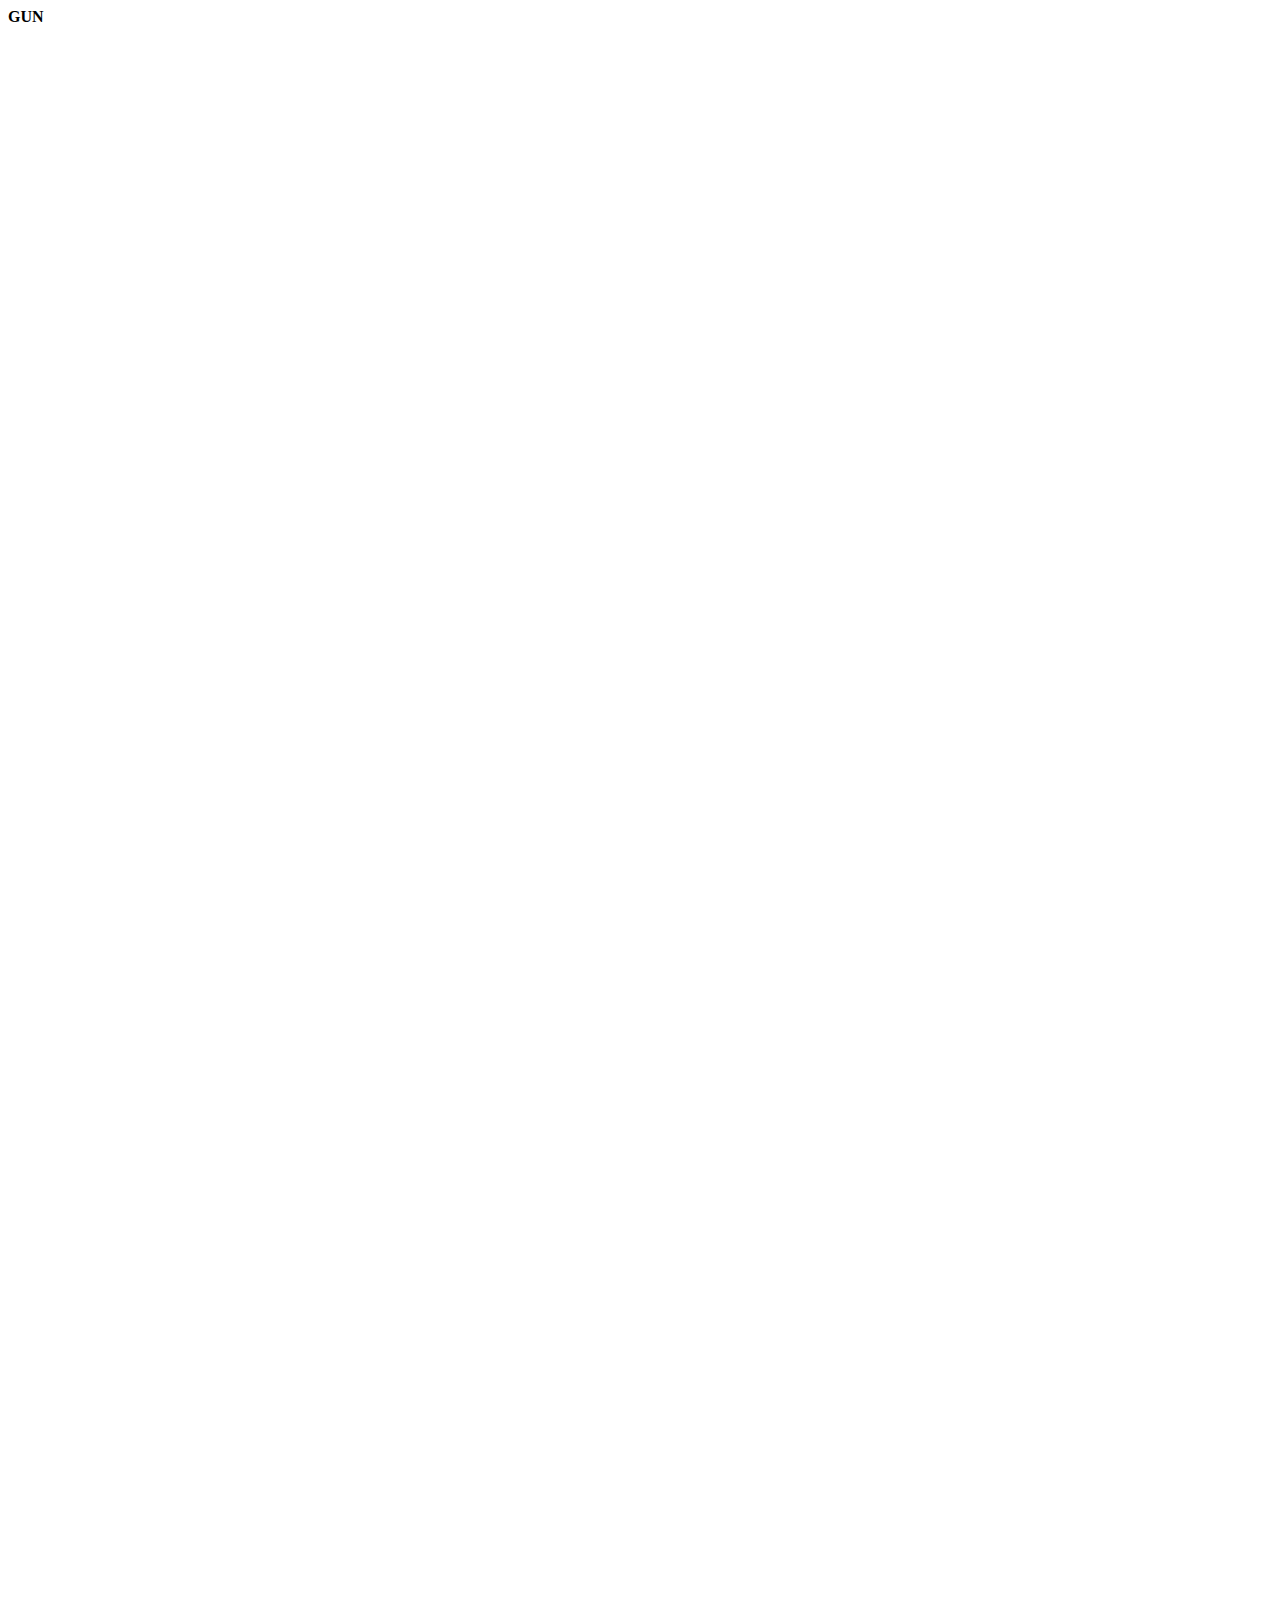
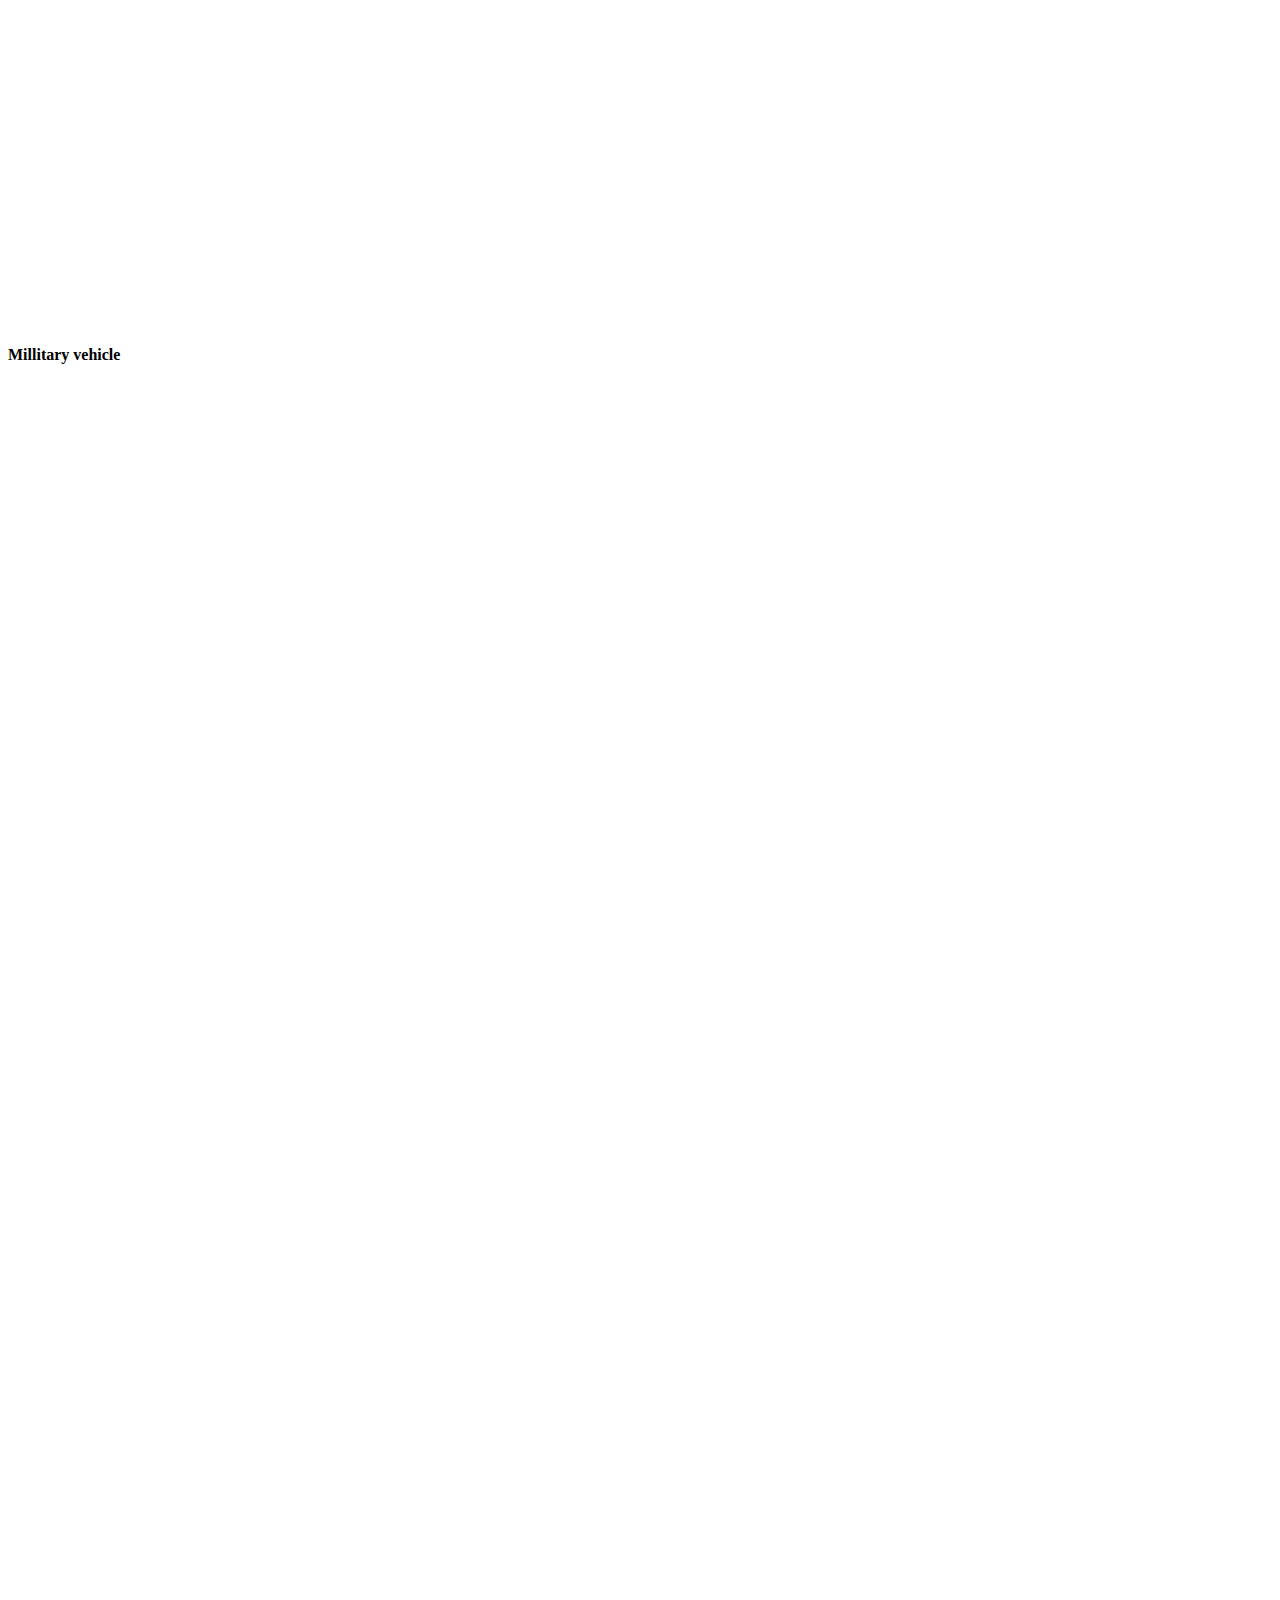
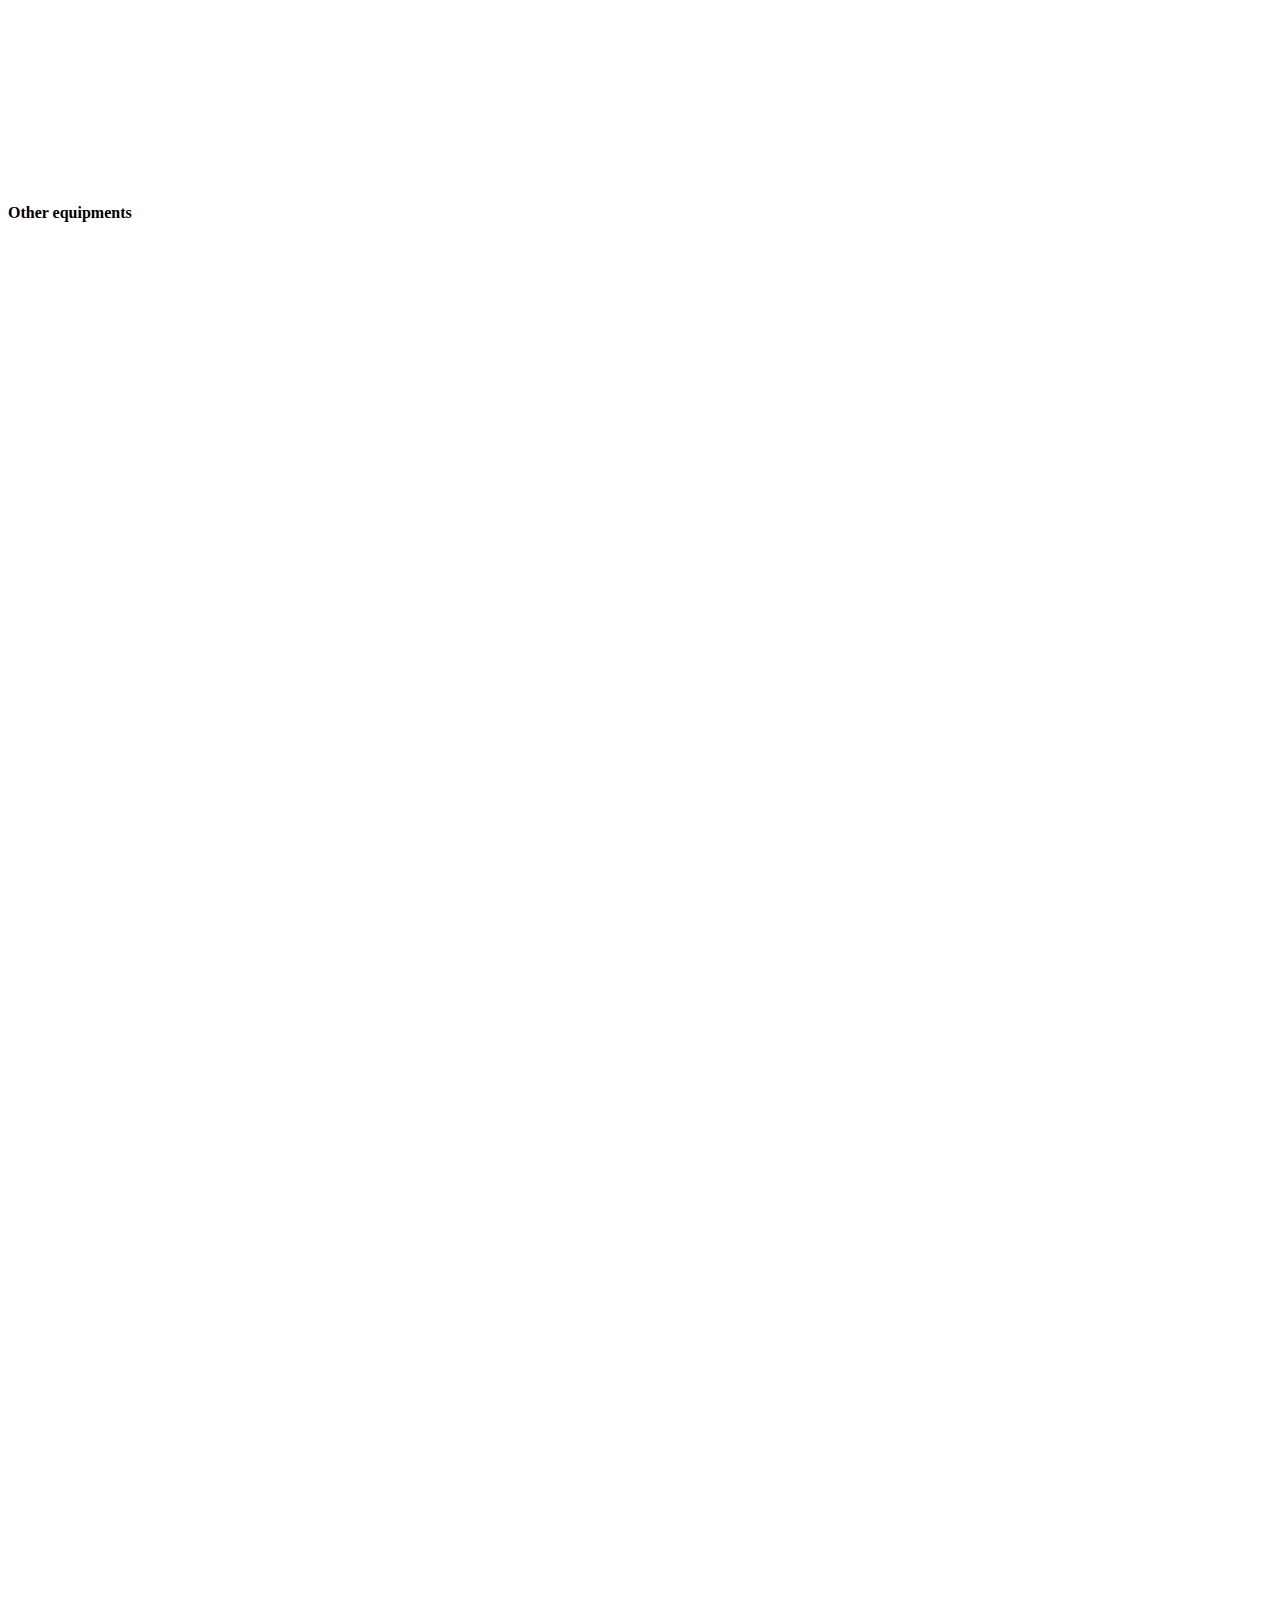
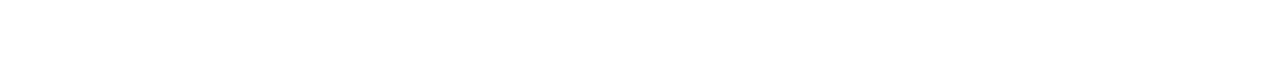
<file: 3D-models.html>
<html>
    <head>
        <strong>
            GUN
        </strong>
    </head>
    <!--The Rifle-->
    <div class="sketchfab-embed-wrapper"> 
        <iframe title="Battle-Worn M14 Rifle" 
        frameborder="0" 
        allowfullscreen mozallowfullscreen="true" 
        webkitallowfullscreen="true" allow="autoplay; 
        fullscreen; 
        xr-spatial-tracking" xr-spatial-tracking execution-while-out-of-viewport execution-while-not-rendered web-share
        width="640" height="480" 
        src="https://sketchfab.com/models/108f19f0f641425daa3a55e54639188e/embed?ui_theme=dark">
        <!--The origin: The first rifles appeared in Europe during the early modern period, in the 16th century, although there were exceedingly few of them.
During the Vietnam War, the Soviet Union supplied a substantial quantity of rifles to Vietnam in support of our cause. Prior to the insanity of the US's and Diem's operation, Vietnamese soldiers employed weapons against the enemy.
Advantages: This gun is quite dependable and seldom gets misplaced or jammed during usage; also, this rifle could shoot readily whether coated with a great deal of dust, sand, dirt, water, or when used in harsh conditions.
Disadvantages: Despite being a semiautomatic rifle, this weapon might have an inadvertent machine fire event, as it only shoots one shot at a time.
--> 
    </iframe> </div>
    <!--The AK47 gun-->
    <div class="sketchfab-embed-wrapper"> 
        <iframe title="AK47 - Construct3D" 
        frameborder="0" 
        allowfullscreen mozallowfullscreen="true" 
        webkitallowfullscreen="true" 
        allow="autoplay; fullscreen; 
        xr-spatial-tracking" xr-spatial-tracking execution-while-out-of-viewport execution-while-not-rendered web-share 
        width="640" height="480" 
        src="https://sketchfab.com/models/43cec10827714222839065add4de9f7d/embed?ui_theme=dark">
        <!--The origin: 6 July 1947. It marks the day the Soviet assault weapon AK-47 was born.
Due to its appropriateness to Vietnam's climate, this weapon was one of the most commonly utilised weapons during the Vietnam War against the United States. Another reason is that the AK-47 is affordable, therefore Vietnamese troops do not need to be competent in order to repair it if it fails.
Advantages: The AK-47 is without a doubt the most effective weapon ever created, since it enables a man, woman, or child to execute another human with the least level of skill, training, and expense. In addition, this weapon is sturdy, seldom jams, and the Vietnamese soldiers could make it operate even if it was submerged for months in a river or muck.
Disadvantages: Low muzzle velocity of the comparatively hefty 7.62mm cartridge is the most significant shortcoming of the AK-47. This leads in a looping trajectory, which necessitates a cumbersome correction for accuracy at ranges exceeding 300 metres.
--> 
    </iframe> </div>
    <!--The Revolver-->
    <div class="sketchfab-embed-wrapper"> 
        <iframe title="Old Revolver" 
        frameborder="0" 
        allowfullscreen mozallowfullscreen="true" 
        webkitallowfullscreen="true" 
        allow="autoplay; fullscreen; xr-spatial-tracking" 
        xr-spatial-tracking execution-while-out-of-viewport execution-while-not-rendered web-share 
        width="640" height="480" 
        src="https://sketchfab.com/models/e55c3316ea4449279091e5dc35d4e616/embed?ui_theme=dark">
        <!----> 
    </iframe> </div>
    <!--The M1 Garand-->
    <div class="sketchfab-embed-wrapper"> 
        <iframe title="M1 Garand ( US Rifle, Caliber .30, M1)" 
        frameborder="0" 
        allowfullscreen mozallowfullscreen="true" 
        webkitallowfullscreen="true" 
        allow="autoplay; 
        fullscreen; 
        xr-spatial-tracking" xr-spatial-tracking execution-while-out-of-viewport execution-while-not-rendered web-share 
        width="640" height="480" 
        src="https://sketchfab.com/models/1be4bb0f8c05423abdccb50b779de6e6/embed?ui_theme=dark">
        <!--The origin: In 1936, Canadian designer John Garand created the world's first semi automatic gun.
It is never a single characteristic that makes a gun exceptional, but a combination of features and timing. The M1 rifle was the ideal weapon at the ideal time. In a world dominated by bolt-action firearms, its semi-automatic design was undeniably advantageous.
Advantages: The gun's unique firing mechanism enables it to attain more accuracy than comparable weapons. Another advantageous feature of this weapon is its rapid reloading, which facilitates its employment by warriors during fighting.
Disadvantages: Due to its construction, the M1 Garand is extremely heavy and demands a great amount of experience and training to use. Another issue that soldiers encounter while utilising this type of weapon is that its upkeep is quite complex.
--> 
    </iframe> </div>
    <head>
        <strong>
            Millitary vehicle
        </strong>
    </head>
    <!--The CH-47 Chinook-->
    <div class="sketchfab-embed-wrapper"> 
        <iframe title="CH-47 Chinook" 
        frameborder="0" allowfullscreen 
        mozallowfullscreen="true" 
        webkitallowfullscreen="true" 
        allow="autoplay; 
        fullscreen; 
        xr-spatial-tracking" 
        xr-spatial-tracking execution-while-out-of-viewport execution-while-not-rendered web-share 
        width="640" height="480" 
        src="https://sketchfab.com/models/8272fe4603854258b8b10ada97326418/embed?ui_theme=dark">
        <!--The origin: The first Boeing Vertol CH-47A Chinook rotorcraft was delivered to the U.S. Army on August 16, 1962.
In 1965, the 1st Air Cavalry Division of the United States deployed to Vietnam and manned a CH-47 aircraft battalion. One of the primary responsibilities of CH - 47 aircraft during the Vietnam War was to transfer artillery to high sites and assure their ammo supply.
Advantages: For decades, the CH-47 has demonstrated its dependability and effectiveness. Chinook operations have spanned the world, from cold climes to tropical jungles. In addition, this helicopter could readily transport massive products such as armoured trucks.
Disadvantages: The CH-47's most glaring flaw is that when one of its two engines fails, the aircraft virtually loses control of itself in the air, making it challenging for pilots to maintain balance with only one engine.
-->
    </iframe> </div>
     <!--The M48 Patton-->
     <div class="sketchfab-embed-wrapper"> 
        <iframe title="The M48 Patton" 
        frameborder="0" allowfullscreen 
        mozallowfullscreen="true" 
        webkitallowfullscreen="true" 
        allow="autoplay; 
        fullscreen; 
        xr-spatial-tracking" 
        xr-spatial-tracking execution-while-out-of-viewport execution-while-not-rendered web-share 
        width="640" height="480" 
        src="https://sketchfab.com/models/46442d99e991445b82d50f7de3996889/embed?ui_theme=dark">
        <!--TThe origin: The M48 Patton is a first-generation main battle tank (MBT) made in America that was released in February 1952.
The US army extensively imported a sizable quantity of M48 pattons into Vietnam in 1970 and progressively handed them to the former Saigon administration in order to expand the number of combat transportations. To replace the Americans in committing atrocities on the Vietnamese people, they outfitted the Nguy. 
Advantages: The M48 has infrared night vision goggles and can traverse slopes up to 31 degree, wade 1.40 metres deep, and cross a 2.76 metre wide moat.
Disadvantages: The main issues with this M48 were its delayed service entrance and a range finder that was fairly difficult to use. Furthermore, it needed ongoing training and expertise.
-->
    </iframe> </div>
     <!--Bomber-->
     <div class="sketchfab-embed-wrapper"> 
        <iframe title="Bomber" 
        frameborder="0" allowfullscreen 
        mozallowfullscreen="true" 
        webkitallowfullscreen="true" 
        allow="autoplay; 
        fullscreen; 
        xr-spatial-tracking" 
        xr-spatial-tracking execution-while-out-of-viewport execution-while-not-rendered web-share 
        width="640" height="480" 
        src="https://sketchfab.com/models/95ec0383b1e54015ae1eecca59306fa3/embed?ui_theme=dark">
        <!--The origin: The Italians utilised powered aircraft for the first time in combat against the Turks in Tripoli in 1911, but it was not until the Great War of 1914–18 that their use expanded widely.
Bombers, which are military aircraft, were intended to drop bombs on specific targets. This type of conveyance may hold up to 60 kilograms (130 pounds) of small bombs, and all the observer had do is pick it up and drop it over the edge.
Advantages: Due to the fact that this aircraft was meant to carry bombs and other weapons, it can carry a great deal of weight and it is simple to control the explosives inside.
Disadvantages: A further issue with the design is that the entrance and exit doors are rather narrow, making escape by soldiers using parachutes extremely hazardous.
        -->
    </iframe> </div>
    <head>
        <strong>
            Other equipments
        </strong>
    </head>
    <!--The MK2 Grenade-->
    <div class="sketchfab-embed-wrapper"> 
        <iframe title="The MK2 Grenade" 
        frameborder="0" allowfullscreen 
        mozallowfullscreen="true" 
        webkitallowfullscreen="true" 
        allow="autoplay; 
        fullscreen; 
        xr-spatial-tracking" 
        xr-spatial-tracking execution-while-out-of-viewport execution-while-not-rendered web-share 
        width="640" height="480" 
        src="https://sketchfab.com/models/09a34665e3424873bad60b1edbdd4f8e/embed?ui_theme=dark">
        <!--The origin: The unsuccessful Mk I of 1917 was replaced by the Mk II in 1918, and it was standardised in 1920. The Mk II was redesignated the Mk 2 on 2 April 1945.
This is a kind of ammunition used against infantry with medium penetration strength and a squeeze-and-recoil mechanism.
Advantages: One of the greatest benefits of this equipment is that it weighs only 500 grams and is suitable for throwing.
Disadvantages: Due to the fact that the explosive duration is so short - only 3.5 seconds , it would be extremely risky for soldiers to utilise this weapon without prior training.
        -->
    </iframe> </div>
    <!--Binoculars-->
    <div class="sketchfab-embed-wrapper"> 
        <iframe title="Binoculars" 
        frameborder="0" allowfullscreen 
        mozallowfullscreen="true" 
        webkitallowfullscreen="true" 
        allow="autoplay; 
        fullscreen; 
        xr-spatial-tracking" 
        xr-spatial-tracking execution-while-out-of-viewport execution-while-not-rendered web-share 
        width="640" height="480" 
        src="https://sketchfab.com/models/7b8adb4c54bc418899abcfdd818b32c7/embed?ui_theme=dark">
        <!--This is one of the most valuable pieces of equipment for Vietnamese soldiers, allowing them to see their enemies clearly from a distance so they can easily manage and plan their attacks. In particular, the binoculars may be of great use to the soldiers during night warfare, as they could search for dangerous creatures to avoid while standing watch in the forest and prevent the enemy attacks.
With a design that enables the military to view appropriately oriented left-to-right and in a natural way with both eyes, soldiers might feel more at ease than when using single telescopes. Moreover, it increases visual acuity and gives depth perception by providing the human visual system with two sets of data to evaluate and integrate.
        -->
    </iframe> </div>
    <!--Vietnam War Bottle-->
    <div class="sketchfab-embed-wrapper"> 
        <iframe title="Vietnam War Bottle" 
        frameborder="0" allowfullscreen 
        mozallowfullscreen="true" 
        webkitallowfullscreen="true" 
        allow="autoplay; 
        fullscreen; 
        xr-spatial-tracking" 
        xr-spatial-tracking execution-while-out-of-viewport execution-while-not-rendered web-share 
        width="640" height="480" 
        src="https://sketchfab.com/models/8ee59b50d0a8444ab9fb9a6aa313a804/embed?ui_theme=dark">
        <!--One of the essential supplies was a water bottle, which allowed the soldiers to carry enough water to quench their thirst even when marching through dense woodlands devoid of lakes. Particularly under harsh situations, soldiers may feel thirsty and become ill quickly; therefore, drinking water might make them feel better and prevent them from getting faint. 
With its war-specific design, this bottle could store hot or cold water for up to 12 hours, allowing the soldier to set the water's temperature.
        -->
    </iframe> </div>


</html>
</file>
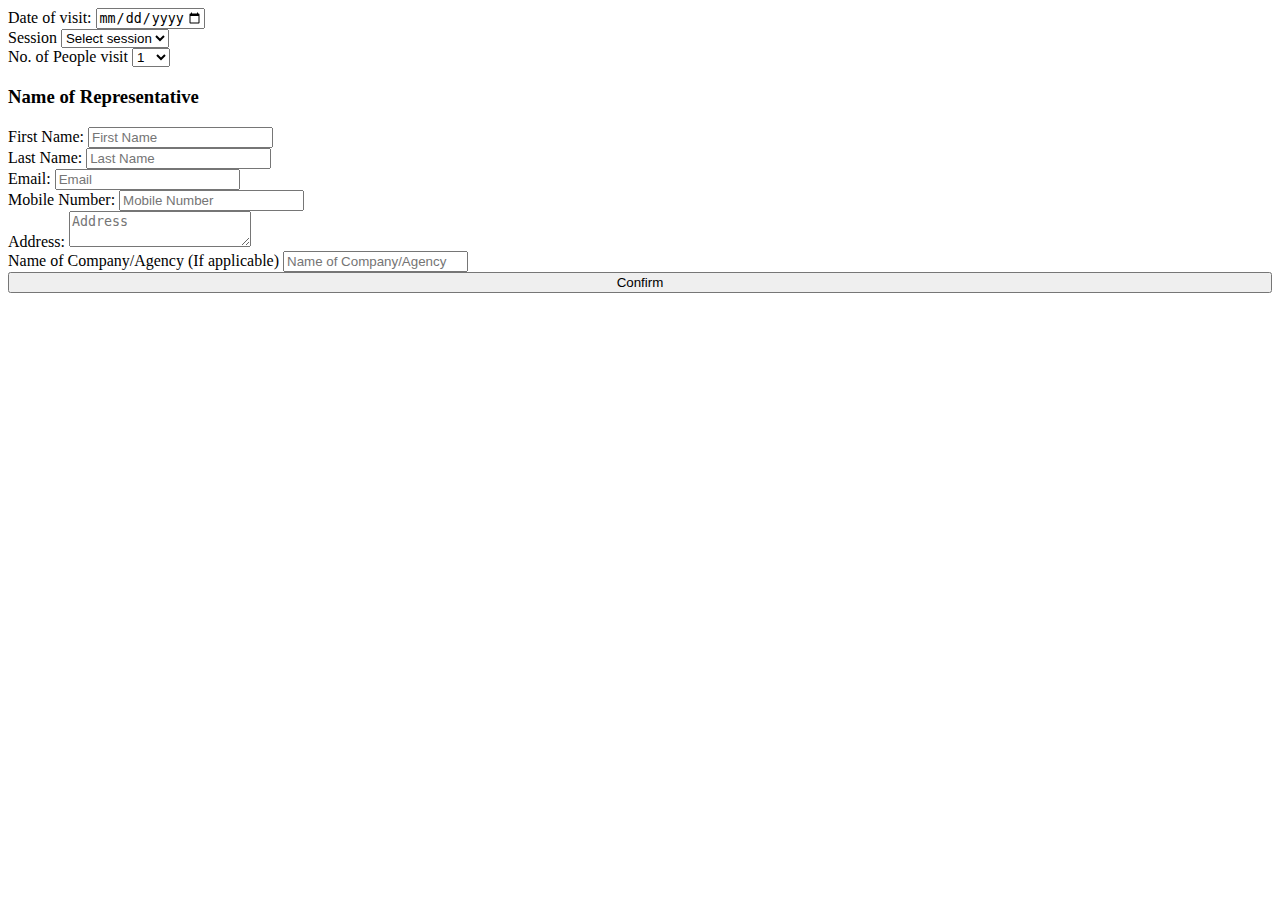
<file: booking-form1.html>
<html>
    <div class="col-12 card p-4">
        <div class="row">
          <div class="col-md-4 col-12">
            <div id="current_date"></p>
                <script>
                date = new Date();
                year = date.getFullYear();
                month = date.getMonth() + 1;
                day = date.getDate();
                </script>                
            <label for="start">Date of visit:</label>
            <input type="date" id="start" name="trip-start"
                   value="current_date"
                   min="current_date" max="2022-12-31">
          <div class="col-md-4 col-12">
            <div class="form-group">
              <label>Session</label>
              <select class="form-control" name="m-session" data-parsley-required="" data-parsley-required-message="Please select a session">
              <option value="">Select session</option>
              <option value="AM">AM</option>
              <option value="PM">PM</option>
            </select>
            </div>  
          </div>
          <div class="col-md-4 col-12">
            <div class="form-group">
              <label>No. of People visit</label>
              <select class="form-control" name="m-pax" data-parsley-required="" data-parsley-required-message="Please select number of people">
                                            <option value="1">1</option>
                                            <option value="2">2</option>
                                            <option value="3">3</option>
                                            <option value="4">4</option>
                                            <option value="5+">5+</option>
                                    </select>
            </div>   
          </div>  
      </div>  
          
        <div class="section-title">
          <h3>Name of Representative </h3>
        </div>
        <div class="row">   
          <div class="col-md-6 col-12">             
            <div class="form-group">
              <label for="email">First Name:
              </label>
              <input type="text" name="m-fname[]" value="" class="form-control input-md" aria-required="true" aria-invalid="false" placeholder="First Name" autocomplete="off" data-parsley-required="" data-parsley-required-message="First Name is required">
            </div>
          </div>
          <div class="col-md-6 col-12">
            <div class="form-group">
              <label for="email">Last Name:
              </label>
              <input type="text" name="m-lname[]" value="" class="form-control input-md" aria-required="true" aria-invalid="false" placeholder="Last Name" autocomplete="off" data-parsley-required="" data-parsley-required-message="Last Name is required">
            </div>  
          </div>
        </div>      
        <div class="row">   
          <div class="col-md-6 col-12">             
            <div class="form-group">
              <label for="pwd">Email:
              </label>
              <input type="text" name="m-email[]" value="" class="form-control input-md" aria-required="true" aria-invalid="false" placeholder="Email" autocomplete="off" data-parsley-required="" data-parsley-type="email" data-parsley-error-message="Invalid Email">
            </div>
          </div>
          <div class="col-md-6 col-12">
            <div class="form-group">
              <label for="email">Mobile Number:
              </label>
              <input type="text" name="m-mobile[]" value="" class="form-control input-md" aria-required="true" aria-invalid="false" placeholder="Mobile Number" autocomplete="off" data-parsley-required="" data-parsley-type="digits" data-parsley-required-message="Mobile Number is required">
            </div> 
          </div>
        </div>
        <div class="row">   
          <div class="col-md-6 col-12">
            <div class=" form-group">
              <label for="email">Address:
              </label>
              <textarea name="m-address[]" value="" class="form-control input-md" aria-required="true" aria-invalid="false" placeholder="Address" autocomplete="off" data-parsley-required="" data-parsley-required-message="Address is required"></textarea>
            </div>
          </div>
          <div class="col-md-6 col-12">
            <div class="form-group">
              <label for="email">Name of Company/Agency (If applicable)</label>
              <input type="text" name="m-company" value="" class="form-control input-md" aria-required="true" aria-invalid="false" placeholder="Name of Company/Agency">
            </div> 
          </div>                
              <!-- <div class="col-md-6 col-12">   
                <div class="form-group">
                  <label>Upload file</label>
                  <input type="file" id="myFile" name="filename">
                </div>
              </div> -->
              <div class="col-12 p-0 mt-3"> 
                  <div class="col-12 p-0 mt-3"> 
                    <input type="hidden" name="m-type" value="group tour">
                    <input type="button" name="save" class="btn btn-info mb-5" value="Confirm" id="butsave" style="width:100%!important;">
                  </div>
            </div>

        </div> 
      </div>
</html>
</file>
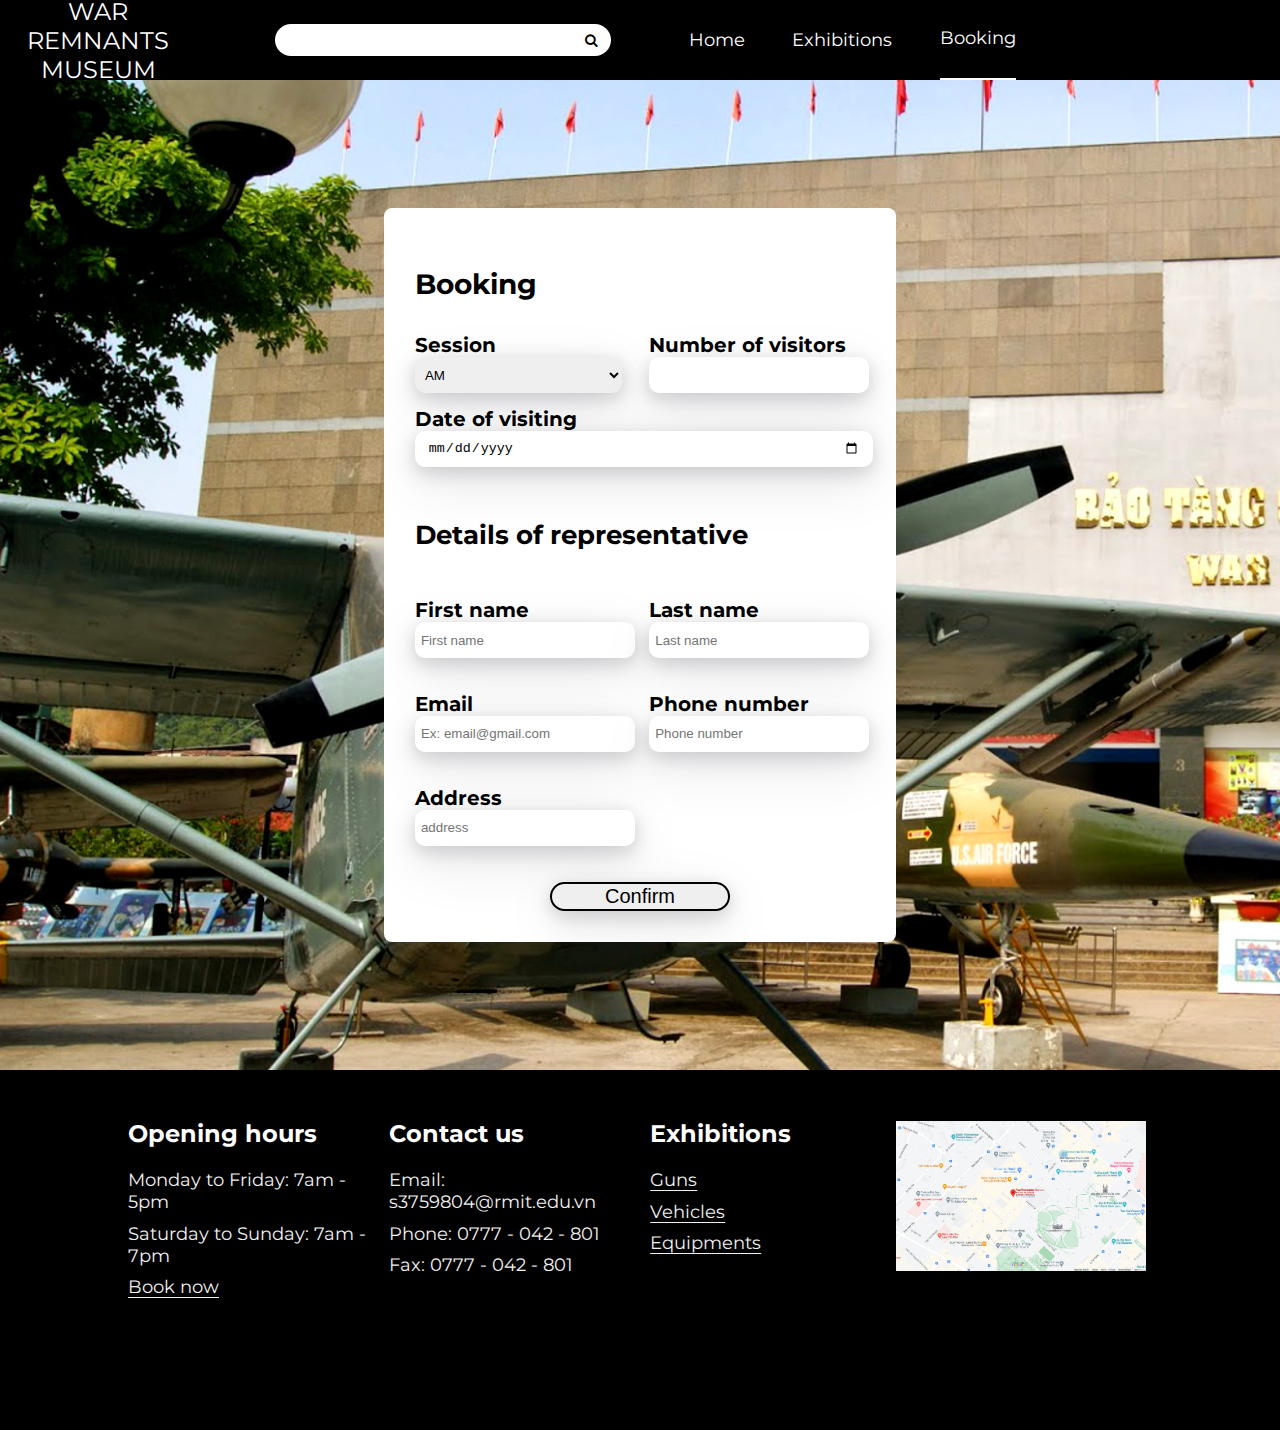
<file: booking.html>
<!DOCTYPE html>
<html lang="en">
<head>
    <meta charset="UTF-8">
    <meta http-equiv="X-UA-Compatible" content="IE=edge">
    <meta name="viewport" content="width=device-width, initial-scale=1.0">
    <link rel="stylesheet" href="booking.css">
    <link rel="stylesheet" href="style.css">
    <link rel="stylesheet" href="https://cdnjs.cloudflare.com/ajax/libs/font-awesome/4.7.0/css/font-awesome.min.css">
    <script src="booking.js" defer></script>
    <script src="index.js" defer></script>
    <title>Document</title>
</head>
<body>

    <header id="header">
        <div class="logo header-ele">
            <a href="index.html">
                WAR REMNANTS MUSEUM
            </a>
        </div>
        <form class="search header-ele">
            <input type="text" name="" id="" class="search">
            <button type="submit"><i class="fa fa-search"></i></button>
        </form>
        <nav class="nav-bar header-ele">
            <ul class="tab-wrapper">
                <li class="tab-item">
                    <a href="index.html">Home</a>
                </li>
                <li class="tab-item" id="tab-exhibition">
                    <a href="exhibition.html">Exhibitions</a>
                    <ul class="sub-nav">
                        <li class="sub-nav-tab">
                            <a href="exhibition/guns.html" style="color: black;">Guns</a>
                        </li>
                        <li class="sub-nav-tab">
                            <a href="exhibition/vehicle.html" style="color: black;">Vehicles</a>
                        </li>
                        <li class="sub-nav-tab">
                            <a href="exhibition/equipments.html" style="color: black;">Equipments</a>
                        </li>
                    </ul>
                </li>
                <li class="tab-item focus">

                    <a href="">Booking</a>
                </li>
            </ul>
        </nav>
    </header>

    <main id="main">
        <div class="blurred-background" id="blurred-background"></div>
        <div class="form-wrapper">
            <form action="post">
                <div class="booking-title">
                    <h3>Booking</h3>
                </div>
                <div class="booking-detail">
                    
                    <div class="form-row">
                        <div class="form-label">
                            <label for="Session"><b>Session</b></label>
                        </div>
                        <select  name="m-session"
                        data-parsley-required-message="Please select a session" class="input-field">
                            <option value="AM">AM</option>
                            <option value="PM">PM</option>
                        </select>
                    </div>

                    <div class="form-row">
                        <div class="form-label">
                            <label for="No. People"><b>Number of visitors</b></label>
                        </div>
                        <input 
                        min="0" 
                        type="number" 
                        name="no. people" id="people" class="input-field"
                        data-parsley-required-message="Please select number of people" required>
                    </div>
                </div>

                <div class="form-row">
                    <div class="form-label">
                        <label for="Date"><b>Date of visiting</b></label>
                    </div>
                    <input type="date" id="start" 
                    name="trip-start"
                    value="current_date"
                    min="current_date" max="2022-12-31" class="input-field">
                </div>

                <div class="representative-title">
                    <h3>Details of representative</h3>
                </div>

                <div class="visitor-detail">
                    <div class="form-row">
                        <div class="form-label">
                            <label for="First name"><b>First name</b></label>
                        </div>
                        <input type="text" 
                        name="firstname" id="firstname" 
                        class="input-field"
                        required placeholder="First name"
                        data-parsley-required-message="Please provide your first name">
                    </div>

                    <div class="form-row">
                        <div class="form-label">
                            <label for="Last name"><b>Last name</b></label>
                        </div>
                        <input type="text" 
                        class="input-field"
                        name="lastname" id="lastname"
                        required placeholder="Last name"
                        data-parsley-required-message="Please provide your last name">
                    </div>

                    <div class="form-row">
                        <div class="form-label">
                            <label for="Email"><b>Email</b></label>
                        </div>
                        <input type="email" 
                        class="input-field"
                        name="email" id="email"
                        required placeholder="Ex: email@gmail.com"
                        data-parsley-required-message="Please provide your email">
                    </div>

                    <div class="form-row">
                        <div class="form-label">
                            <label for="phone"><b>Phone number</b></label>
                        </div>
                        <input type="phone"
                        class="input-field" 
                        name="phone" id="phone"
                        required placeholder="Phone number"
                        data-parsley-required-message="Please provide your phone number">
                    </div>

                    <div class="form-row">
                        <div class="form-label">
                            <label for="address"><b>Address</b></label>
                        </div>
                        <input type="text" 
                        class="input-field"
                        name="address"
                        placeholder="address">
                    </div>

                    <!-- <div class="form-row">
                        <div class="form-label">
                            <label for="company name">
                                <b>Company/Agency (If applicable)</b>
                            </label>
                        </div>
                        <input type="text" 
                        class="input-field"
                        name="ncompany" id="ncompany"
                        placeholder="Name of company">
                    </div> -->

                </div>

                <div class="form-btn">
                    <input type="button" id="confirm" name="confirm" value="Confirm">
                </div>
            </form>
        </div>
        <div class="success-message" id="success-message">
            <div class="x-btn" id="x-btn">
                <img src="assets/icons8-xbox-x-30.png" alt="">
            </div>
            <div class="message">
                Registered Successfully
            </div>
        </div>
    </main>


    
    <footer id="footer">
        <div class="footer-content-wrapper">
            <div class="common-info-wrapper">
                <div class="info-column">
                    <div class="column-title"><b>Opening hours</b></div>
                    <ul class="col-list">
                        <li class="col-row">Monday to Friday: 7am - 5pm</li>
                        <li class="col-row">Saturday to Sunday: 7am - 7pm</li>
                        <li class="col-row"><a href="">Book now</a></li>
                    </ul>
                </div>
                <div class="info-column">
                    <div class="column-title"><b>Contact us</b></div>
                    <ul class="col-list">
                        <li class="col-row">Email: s3759804@rmit.edu.vn</li>
                        <li class="col-row">Phone: 0777 - 042 - 801</li>
                        <li class="col-row">Fax: 0777 - 042 - 801</li>
                    </ul>
                    
                </div>
                <div class="info-column">
                    <div class="column-title"><b>Exhibitions</b></div>
                    <ul class="col-list">
                        <li class="col-row"><a href="exhibition/guns.html">Guns</a></li>
                        <li class="col-row"><a href="exhibition/vehicle.html">Vehicles</a></li>
                        <li class="col-row"><a href="exhibition/equipments.html">Equipments</a></li>
                    </ul>
                </div>
            </div>
            <div class="map-wrapper" >
                <a href="#address-info">
                    <img src="assets/map.png" id="map" alt="">
                </a>
            </div>
        </div>
        <div class="address-info" id="address-info">
            <img src="assets/map.png" alt="">
            <div class="map-x-btn" id="mx-btn">
                <img src="assets/icons8-xbox-x-30.png" alt="">
            </div>
            <div class="address">
                28 Vo Van Tan, Ward 6, District 3, Ho Chi Minh City
            </div>
        </div>
    </footer>
</body>
</html>
</file>
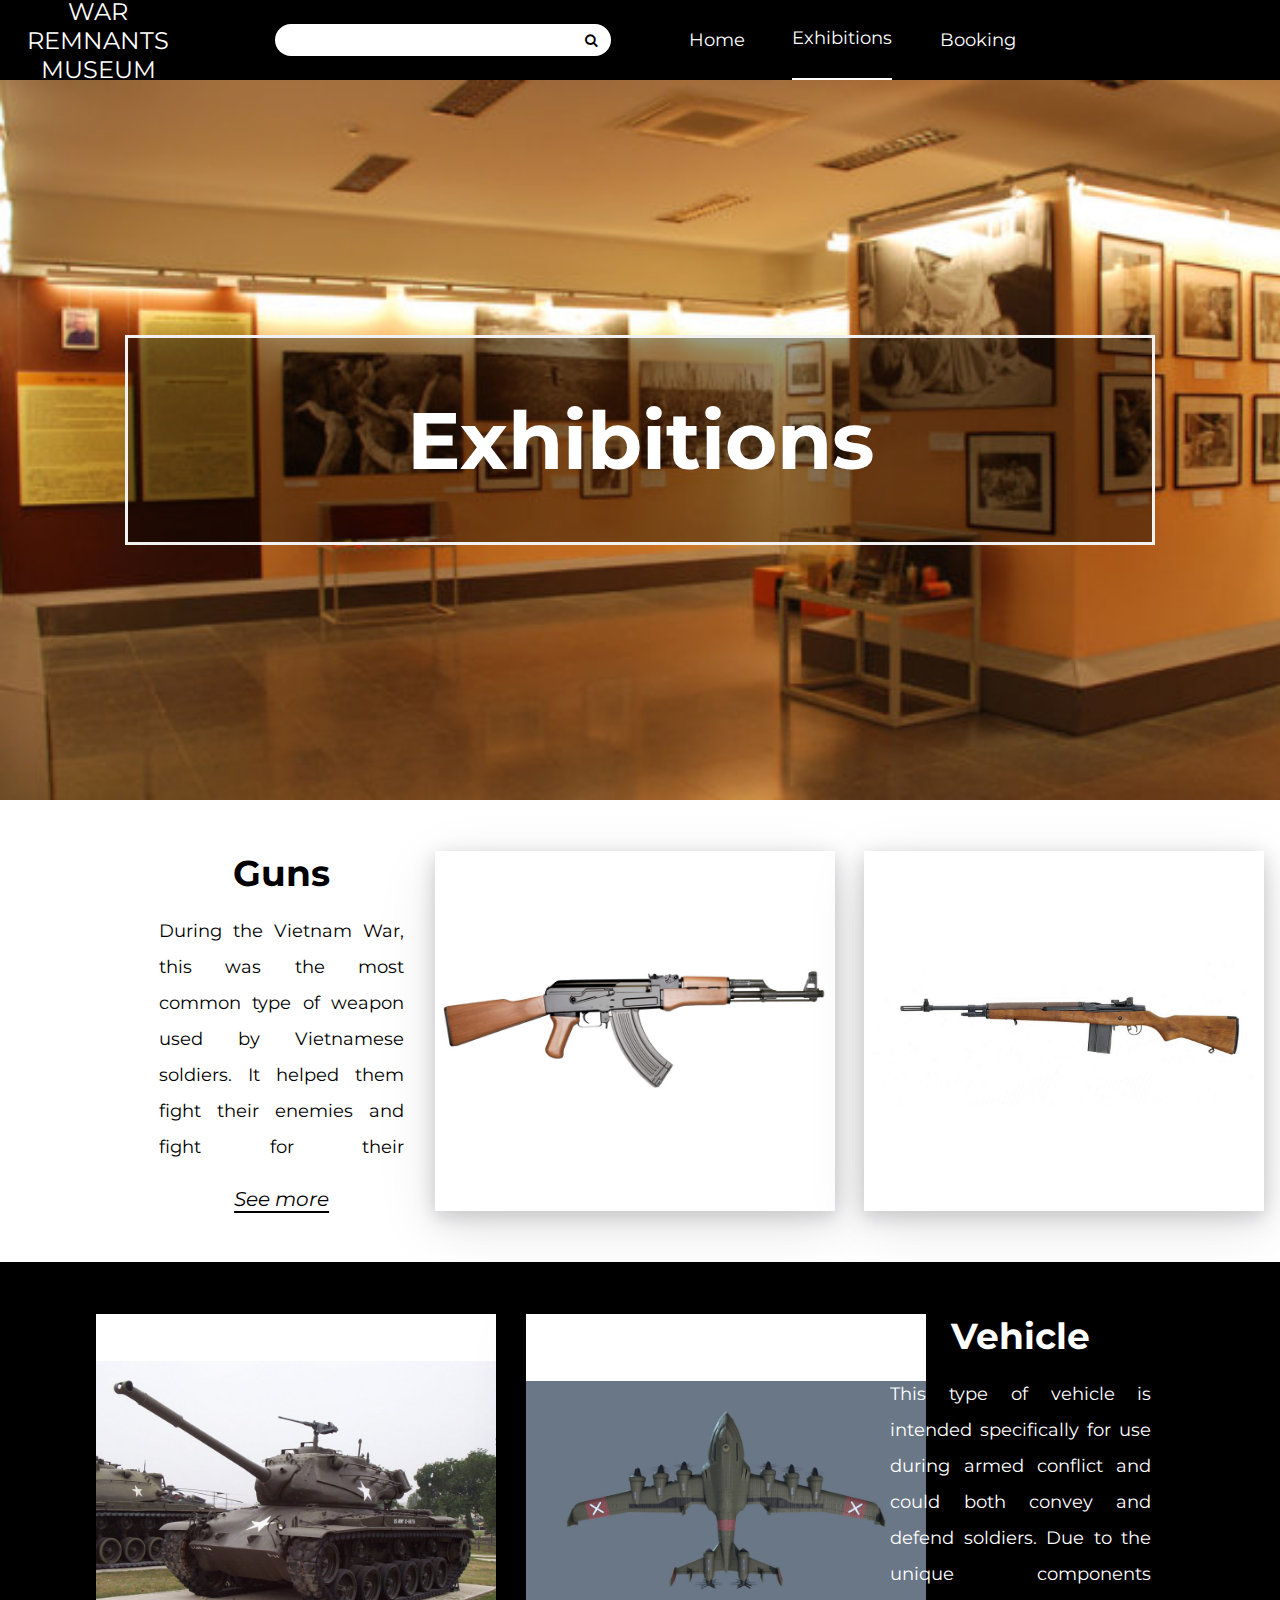
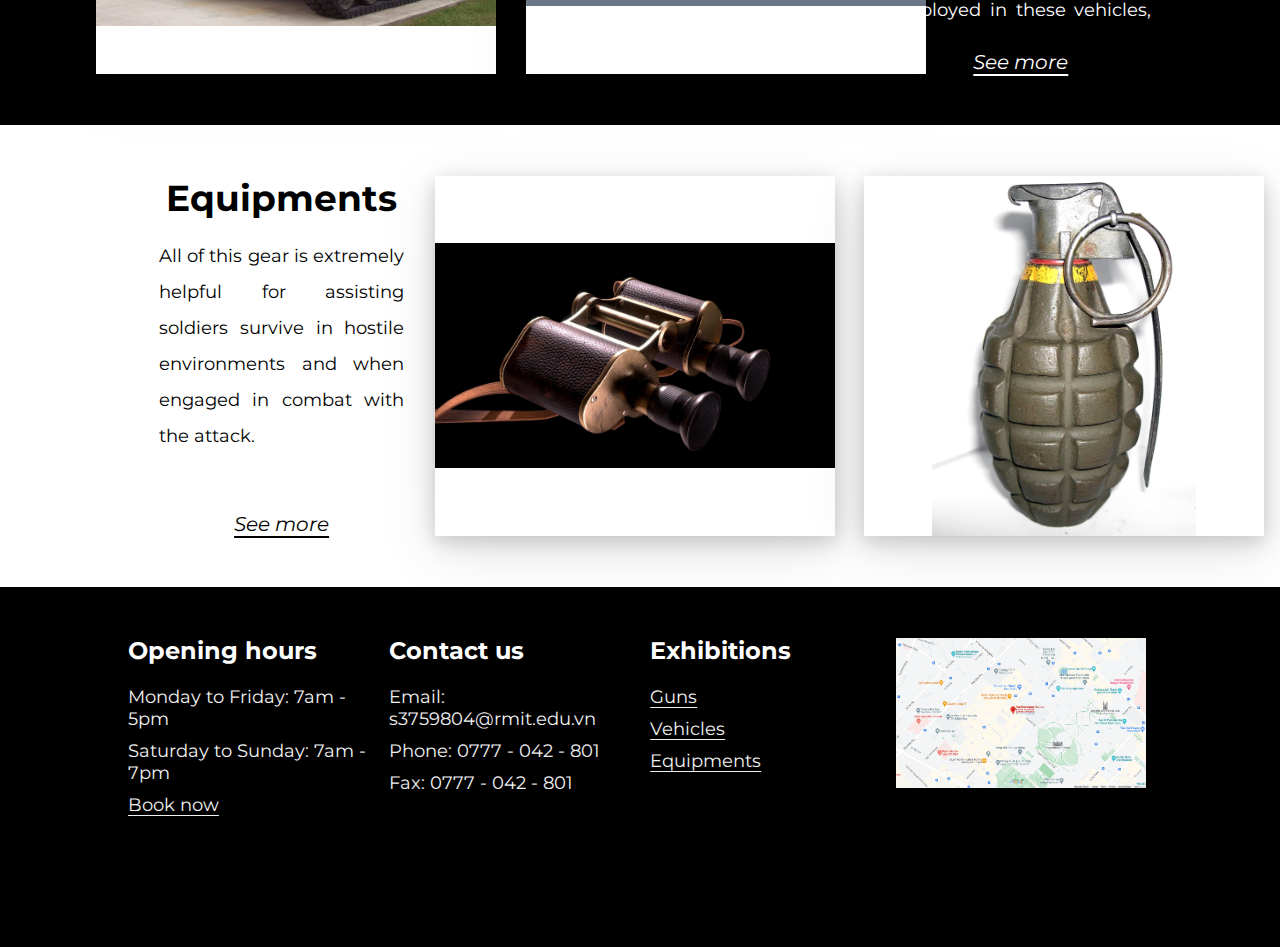
<file: exhibition.html>
<!DOCTYPE html>
<html lang="en">
<head>
    <meta charset="UTF-8">
    <meta http-equiv="X-UA-Compatible" content="IE=edge">
    <meta name="viewport" content="width=device-width, initial-scale=1.0">
    <link rel="stylesheet" href="style.css">
    <link rel="stylesheet" href="exhibition.css">
    
    <link rel="stylesheet" href="https://cdnjs.cloudflare.com/ajax/libs/font-awesome/4.7.0/css/font-awesome.min.css">
    <script src="index.js" defer></script>
    <title>UCD Webpage</title>
</head>
<body>

    <header id="header">
        <div class="logo header-ele">
            <a href="index.html">
                WAR REMNANTS MUSEUM
            </a>
        </div>
        <form class="search header-ele">
            <input type="text" name="" id="" class="search">
            <button type="submit"><i class="fa fa-search"></i></button>
        </form>
        <nav class="nav-bar header-ele">
            <ul class="tab-wrapper">
                <li class="tab-item">
                    <a href="index.html">Home</a>
                </li>
                <li class="tab-item focus" id="tab-exhibition">
                    <a href="exhibition.html">Exhibitions</a>
                    <ul class="sub-nav">
                        <li class="sub-nav-tab">
                            <a href="exhibition/guns.html" style="color: black;">Guns</a>
                        </li>
                        <li class="sub-nav-tab">
                            <a href="exhibition/vehicle.html" style="color: black;">Vehicles</a>
                        </li>
                        <li class="sub-nav-tab">
                            <a href="exhibition/equipments.html" style="color: black;">Equipments</a>
                        </li>
                    </ul>
                </li>
                <li class="tab-item">
                    <a href="booking.html">Booking</a>
                </li>
            </ul>
        </nav>
    </header>

    <main id="main">
        <div class="blurred-background" id="blurred-background"></div>
        <div class="page-intro">
            <div class="page-intro-header">
                <h1>Exhibitions</h1>
            </div>
        </div>
        <div class="page-main-content">
            <div class="page-category" id="gun">
                <div class="content-wrapper">
                    <div class="category-desc">
                        <h2 class="title">Guns</h2>
                        <p class="content">During the Vietnam War, this was the most common type of weapon used by Vietnamese soldiers. It helped them fight their enemies and fight for their independence after so many years of being ruled by the United States.
                        </p>
                        <a href="exhibition/guns.html">See more</a>
                    </div>
                    <div class="cate-card-wrapper">
                        <a href="exhibition/guns.html#AK47">
                            <div class="cate-card">
                                <img src="assets/The AK-47.jpeg" alt="">
                            </div>
                        </a>
                        
                        <a href="exhibition/guns.html#M14">
                            <div class="cate-card">
                                <img src="assets/The Rifle.webp" alt="">
                            </div>
                        </a>
                        
                    </div>
                </div>
            </div>
            <div class="page-category" id="vehicle">
                <div class="content-wrapper">
                    <div class="category-desc">
                        <h2 class="title">Vehicle</h2>
                        <p class="content">This type of vehicle is intended specifically for use during armed conflict and could both convey and defend soldiers. Due to the unique components employed in these vehicles, they could survive the impacts of explosives.
                        </p>
                        <a href="exhibition/vehicle.html">See more</a>
                    </div>
                    <div class="cate-card-wrapper">
                        <a href="exhibition/vehicle.html#patton">
                            <div class="cate-card">
                            <img src="assets/M48 Patton .jpeg" alt="">
                        </div></a>
                        
                        <a href="exhibition/vehicle.html#bomber">
                            <div class="cate-card">
                                <img src="assets/ Bomber Plane.jpeg" alt="">
                            </div>
                        </a>
                        
                    </div>
                </div>
            </div>
            <div class="page-category" id="equipment">
                <div class="content-wrapper">
                    <div class="category-desc">
                        <h2 class="title">Equipments</h2>
                        <p class="content">All of this gear is extremely helpful for assisting soldiers survive in hostile environments and when engaged in combat with the attack.
                        </p>
                        <a href="exhibition/equipments.html">See more</a>
                    </div>
                    <div class="cate-card-wrapper">
                        <a href="exhibition/equipments.html#binoculars">
                            <div class="cate-card">
                                <img src="assets/Binoculars.jpeg" alt="">
                            </div>
                        </a>
                        
                        <a href="exhibition/equipments.html#grenade">
                            <div class="cate-card">
                                <img src="assets/Mk2 Grenade .jpeg" alt="">
                            </div>
                        </a>
                        
                    </div>
                </div>
            </div>
        </div>
    </main>
    <footer id="footer">
        <div class="footer-content-wrapper">
            <div class="common-info-wrapper">
                <div class="info-column">
                    <div class="column-title"><b>Opening hours</b></div>
                    <ul class="col-list">
                        <li class="col-row">Monday to Friday: 7am - 5pm</li>
                        <li class="col-row">Saturday to Sunday: 7am - 7pm</li>
                        <li class="col-row"><a href="booking.html">Book now</a></li>
                    </ul>
                </div>
                <div class="info-column">
                    <div class="column-title"><b>Contact us</b></div>
                    <ul class="col-list">
                        <li class="col-row">Email: s3759804@rmit.edu.vn</li>
                        <li class="col-row">Phone: 0777 - 042 - 801</li>
                        <li class="col-row">Fax: 0777 - 042 - 801</li>
                    </ul>
                    
                </div>
                <div class="info-column">
                    <div class="column-title"><b>Exhibitions</b></div>
                    <ul class="col-list">
                        <li class="col-row"><a href="exhibition/guns.html">Guns</a></li>
                        <li class="col-row"><a href="exhibition/vehicle.html">Vehicles</a></li>
                        <li class="col-row"><a href="exhibition/equipments.html">Equipments</a></li>
                    </ul>
                </div>
            </div>
            <div class="map-wrapper" >
                <a href="#address-info">
                    <img src="assets/map.png" id="map" alt="">
                </a>
            </div>
        </div>
        <div class="address-info" id="address-info">
            <img src="assets/map.png" alt="">
            <div class="map-x-btn" id="mx-btn">
                <img src="assets/icons8-xbox-x-30.png" alt="">
            </div>
            <div class="address">
                28 Vo Van Tan, Ward 6, District 3, Ho Chi Minh City
            </div>
        </div>
    </footer>
</body>
</html>
</file>
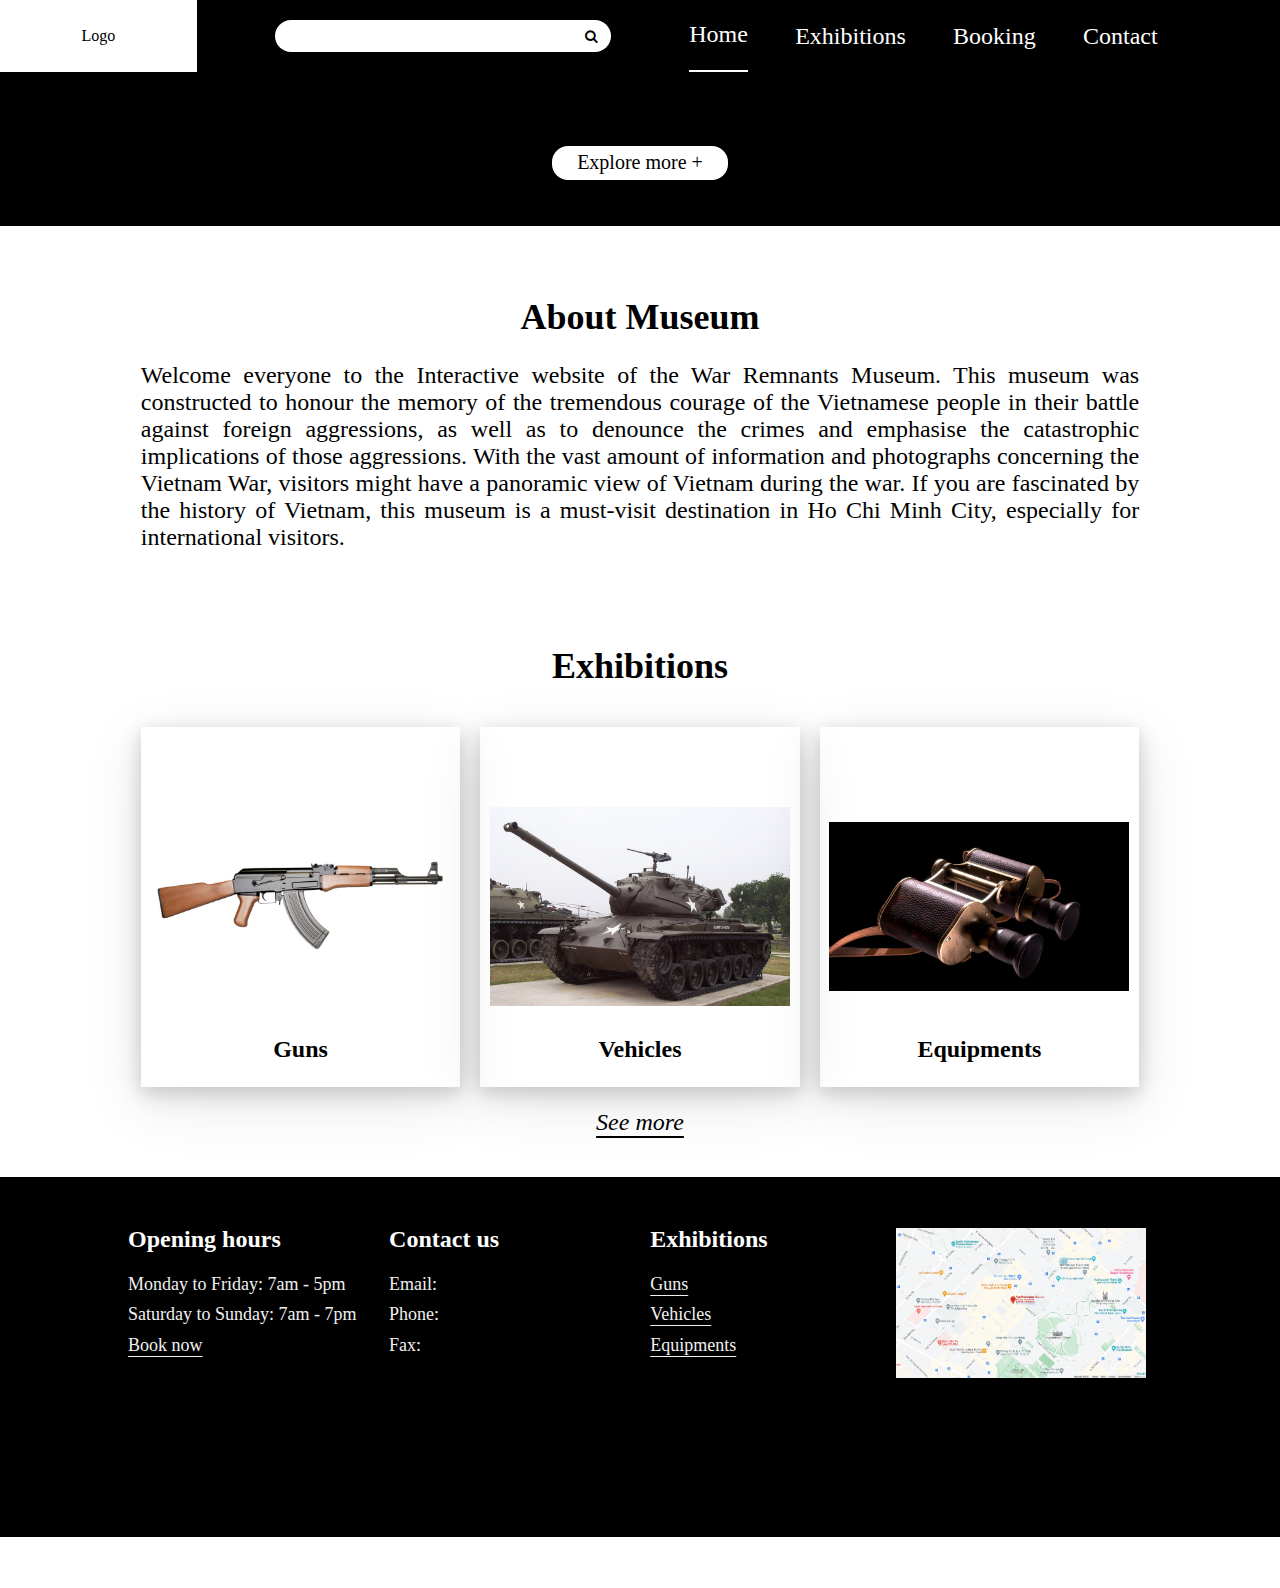
<file: assets/UCD Webpage.html>
<!DOCTYPE html>
<!-- saved from url=(0040)http://127.0.0.1:5500/index.html#address -->
<html lang="en"><head><meta http-equiv="Content-Type" content="text/html; charset=UTF-8">
    
    <meta http-equiv="X-UA-Compatible" content="IE=edge">
    <meta name="viewport" content="width=device-width, initial-scale=1.0">
    <link rel="stylesheet" href="./UCD Webpage_files/style.css">
    <script src="./UCD Webpage_files/index.js" defer=""></script>
    <link rel="stylesheet" href="https://cdnjs.cloudflare.com/ajax/libs/font-awesome/4.7.0/css/font-awesome.min.css">
    <title>UCD Webpage</title>
</head>
<body data-new-gr-c-s-check-loaded="14.1078.0" data-gr-ext-installed="">

    <header id="header">
            <div class="logo header-ele">
                <!-- <img src="assets/logo.jpg" alt=""> -->
                Logo
            </div>
        <form class="search header-ele">
            <input type="text" name="" id="" class="search">
            <button type="submit"><i class="fa fa-search"></i></button>
        </form>
        <nav class="nav-bar header-ele">
            <ul class="tab-wrapper">
                <li class="tab-item focus">
                    <a href="http://127.0.0.1:5500/index.html">Home</a>
                </li>
                <li class="tab-item" id="tab-exhibition">
                    <a href="http://127.0.0.1:5500/exhibition.html">Exhibitions</a>
                    <ul class="sub-nav">
                        <li class="sub-nav-tab">
                            <a href="http://127.0.0.1:5500/exhibition/guns.html" style="color: black;">Guns</a>
                        </li>
                        <li class="sub-nav-tab">
                            <a href="http://127.0.0.1:5500/exhibition/vehicle.html" style="color: black;">Vehicles</a>
                        </li>
                        <li class="sub-nav-tab">
                            <a href="http://127.0.0.1:5500/exhibition/equipments.html" style="color: black;">Equipments</a>
                        </li>
                    </ul>
                </li>
                <li class="tab-item">
                    <a href="http://127.0.0.1:5500/booking.html">Booking</a>
                </li>
                <li class="tab-item">
                    <a href="http://127.0.0.1:5500/contact.html">Contact</a>
                </li>
            </ul>
        </nav>
    </header>

    <main id="main">
        <div class="blurred-background" id="blurred"></div>
        <div class="intro-wrapper">
            <div class="intro-video">
                <video autoplay="" muted="" loop="">
                    <source src="">
                </video>
            </div>
            <div class="intro-button-wrapper">
                <div class="intro-button">
                    <a href="http://127.0.0.1:5500/index.html">Explore more +</a>
                </div>
            </div>
        </div>

        <div class="main-content"> 
            <div class="main-sections">
                <h2>About Museum</h2>
            
                <div class="desc-content">
                    <p>Welcome everyone to the Interactive website of the War Remnants Museum. This museum was constructed to honour the memory of the tremendous courage of the Vietnamese people in their battle against foreign aggressions, as well as to denounce the crimes and emphasise the catastrophic implications of those aggressions. With the vast amount of information and photographs concerning the Vietnam War, visitors might have a panoramic view of Vietnam during the war. If you are fascinated by the history of Vietnam, this museum is a must-visit destination in Ho Chi Minh City, especially for international visitors.
                    </p>
                </div>
            </div>
            <div class="main-sections">
                <h2>Exhibitions</h2>

                <div class="exhibition">
                    <a href="http://127.0.0.1:5500/exhibition/guns.html">
                        <div class="exhibi-card">
                            <img src="./UCD Webpage_files/The AK-47.jpeg" alt="">
                            <h3 class="card-info">Guns</h3>
                        </div>
                    </a>
                    
                    <a href="http://127.0.0.1:5500/exhibition/vehicle.html">
                        <div class="exhibi-card">
                            <img src="./UCD Webpage_files/M48 Patton .jpeg" alt="">
                            <h3 class="card-info">Vehicles</h3>
                        </div>
                    </a>
                    <a href="http://127.0.0.1:5500/exhibition/equipments.html">
                        <div class="exhibi-card">
                            <img src="./UCD Webpage_files/Binoculars.jpeg" alt="">
                            <h3 class="card-info">Equipments</h3>
                        </div>
                    </a>
                    
                </div>
                <div class="see-more-wrapper">
                    <div class="see-more-button">
                        <a href="http://127.0.0.1:5500/exhibition.html">See more</a>
                    </div>
                </div>
            </div>
        </div>
    </main>
    <footer id="footer">
        <div class="footer-content-wrapper">
            <div class="common-info-wrapper">
                <div class="info-column">
                    <div class="column-title"><b>Opening hours</b></div>
                    <ul class="col-list">
                        <li class="col-row">Monday to Friday: 7am - 5pm</li>
                        <li class="col-row">Saturday to Sunday: 7am - 7pm</li>
                        <li class="col-row"><a href="http://127.0.0.1:5500/index.html">Book now</a></li>
                    </ul>
                </div>
                <div class="info-column">
                    <div class="column-title"><b>Contact us</b></div>
                    <ul class="col-list">
                        <li class="col-row">Email: </li>
                        <li class="col-row">Phone: </li>
                        <li class="col-row">Fax: </li>
                    </ul>
                    
                </div>
                <div class="info-column">
                    <div class="column-title"><b>Exhibitions</b></div>
                    <ul class="col-list">
                        <li class="col-row"><a href="http://127.0.0.1:5500/index.html">Guns</a></li>
                        <li class="col-row"><a href="http://127.0.0.1:5500/index.html">Vehicles</a></li>
                        <li class="col-row"><a href="http://127.0.0.1:5500/index.html">Equipments</a></li>
                    </ul>
                </div>
            </div>
            <div class="map-wrapper">
                <img src="./UCD Webpage_files/map.png" id="map" alt="">
            </div>
        </div>

        <div class="address-info" id="address">
            <img src="./UCD Webpage_files/map.png" alt="">
            <div class="map-x-btn" id="mx-btn">
                <img src="./UCD Webpage_files/icons8-xbox-x-30.png" alt="">
            </div>
            <div class="address">
                28 Vo Van Tan, Ward 6, District 3, Ho Chi Minh City
            </div>
        </div>

        
    </footer><div style="position: static !important;"></div>
<!-- Code injected by live-server -->
<script type="text/javascript">
	// <![CDATA[  <-- For SVG support
	if ('WebSocket' in window) {
		(function () {
			function refreshCSS() {
				var sheets = [].slice.call(document.getElementsByTagName("link"));
				var head = document.getElementsByTagName("head")[0];
				for (var i = 0; i < sheets.length; ++i) {
					var elem = sheets[i];
					var parent = elem.parentElement || head;
					parent.removeChild(elem);
					var rel = elem.rel;
					if (elem.href && typeof rel != "string" || rel.length == 0 || rel.toLowerCase() == "stylesheet") {
						var url = elem.href.replace(/(&|\?)_cacheOverride=\d+/, '');
						elem.href = url + (url.indexOf('?') >= 0 ? '&' : '?') + '_cacheOverride=' + (new Date().valueOf());
					}
					parent.appendChild(elem);
				}
			}
			var protocol = window.location.protocol === 'http:' ? 'ws://' : 'wss://';
			var address = protocol + window.location.host + window.location.pathname + '/ws';
			var socket = new WebSocket(address);
			socket.onmessage = function (msg) {
				if (msg.data == 'reload') window.location.reload();
				else if (msg.data == 'refreshcss') refreshCSS();
			};
			if (sessionStorage && !sessionStorage.getItem('IsThisFirstTime_Log_From_LiveServer')) {
				console.log('Live reload enabled.');
				sessionStorage.setItem('IsThisFirstTime_Log_From_LiveServer', true);
			}
		})();
	}
	else {
		console.error('Upgrade your browser. This Browser is NOT supported WebSocket for Live-Reloading.');
	}
	// ]]>
</script>
<div id="torrent-scanner-popup" style="display: none;"></div></body><grammarly-desktop-integration data-grammarly-shadow-root="true"></grammarly-desktop-integration></html>
</file>
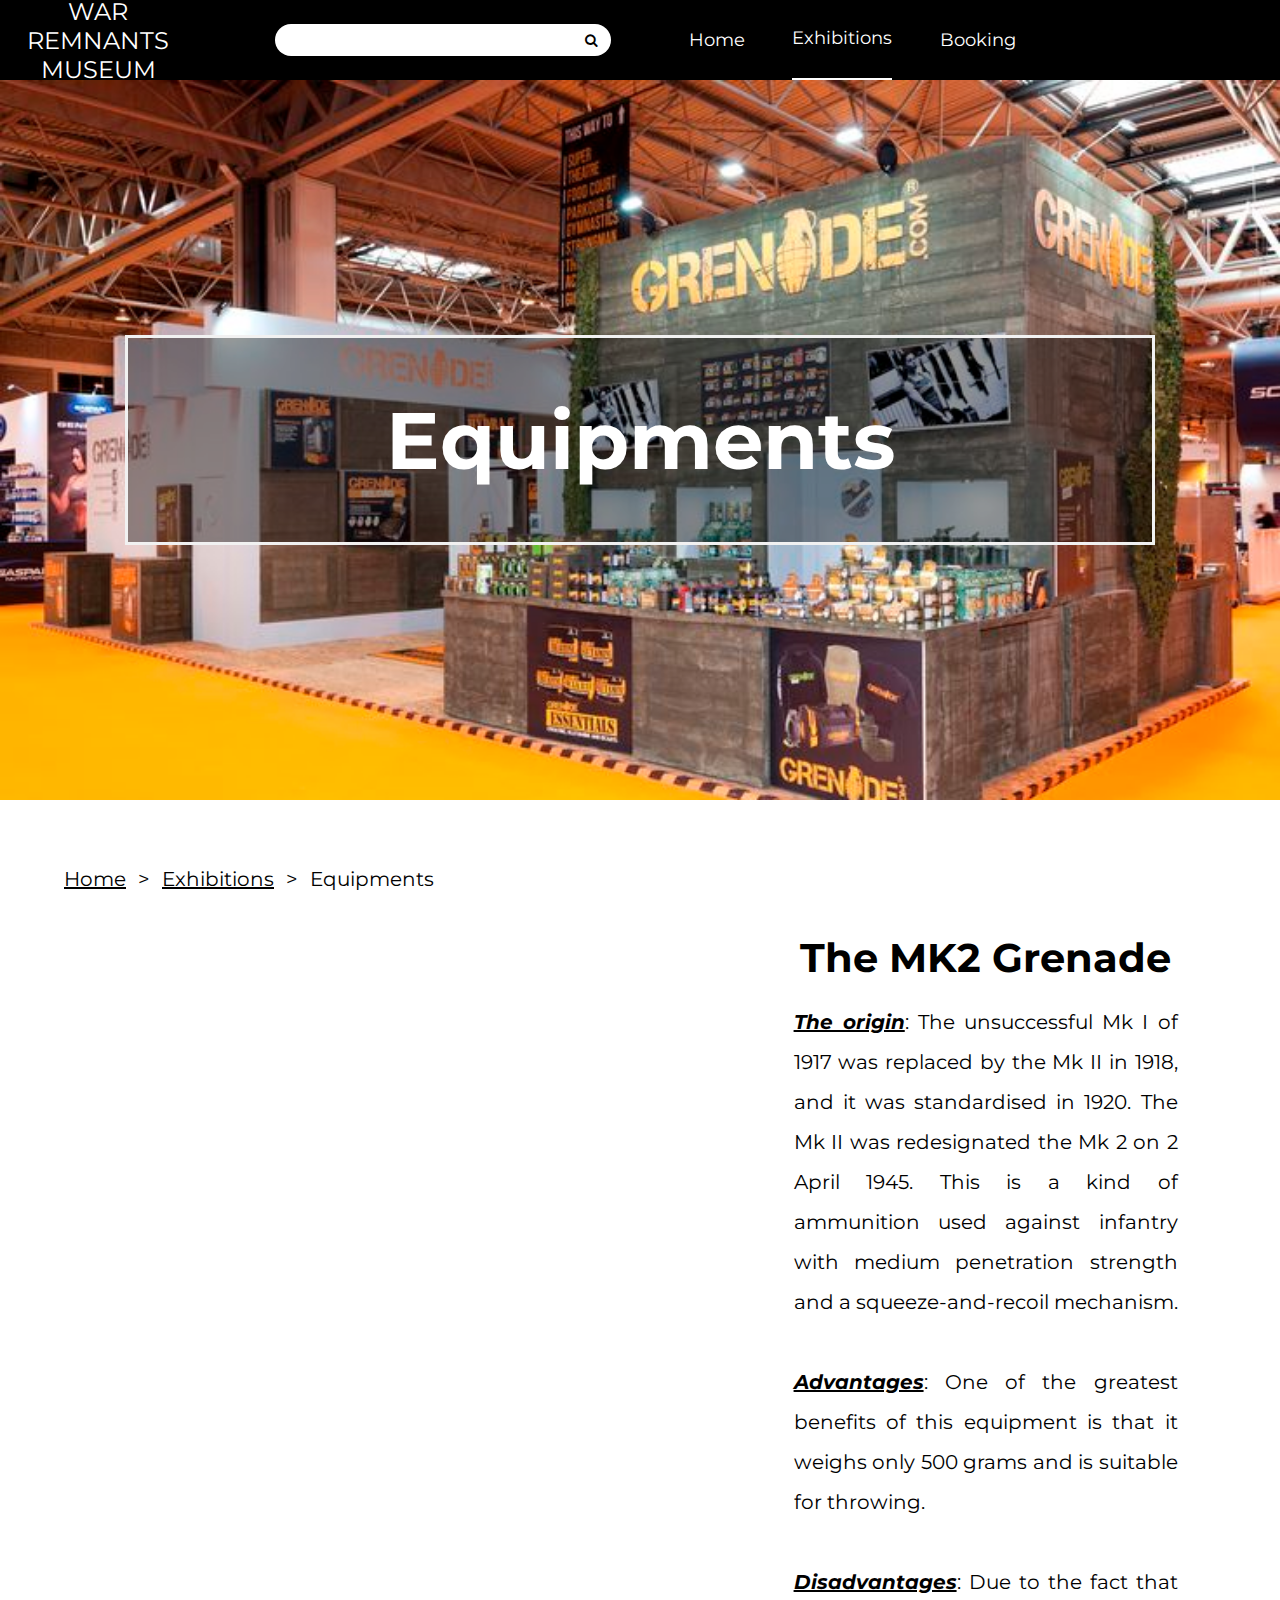
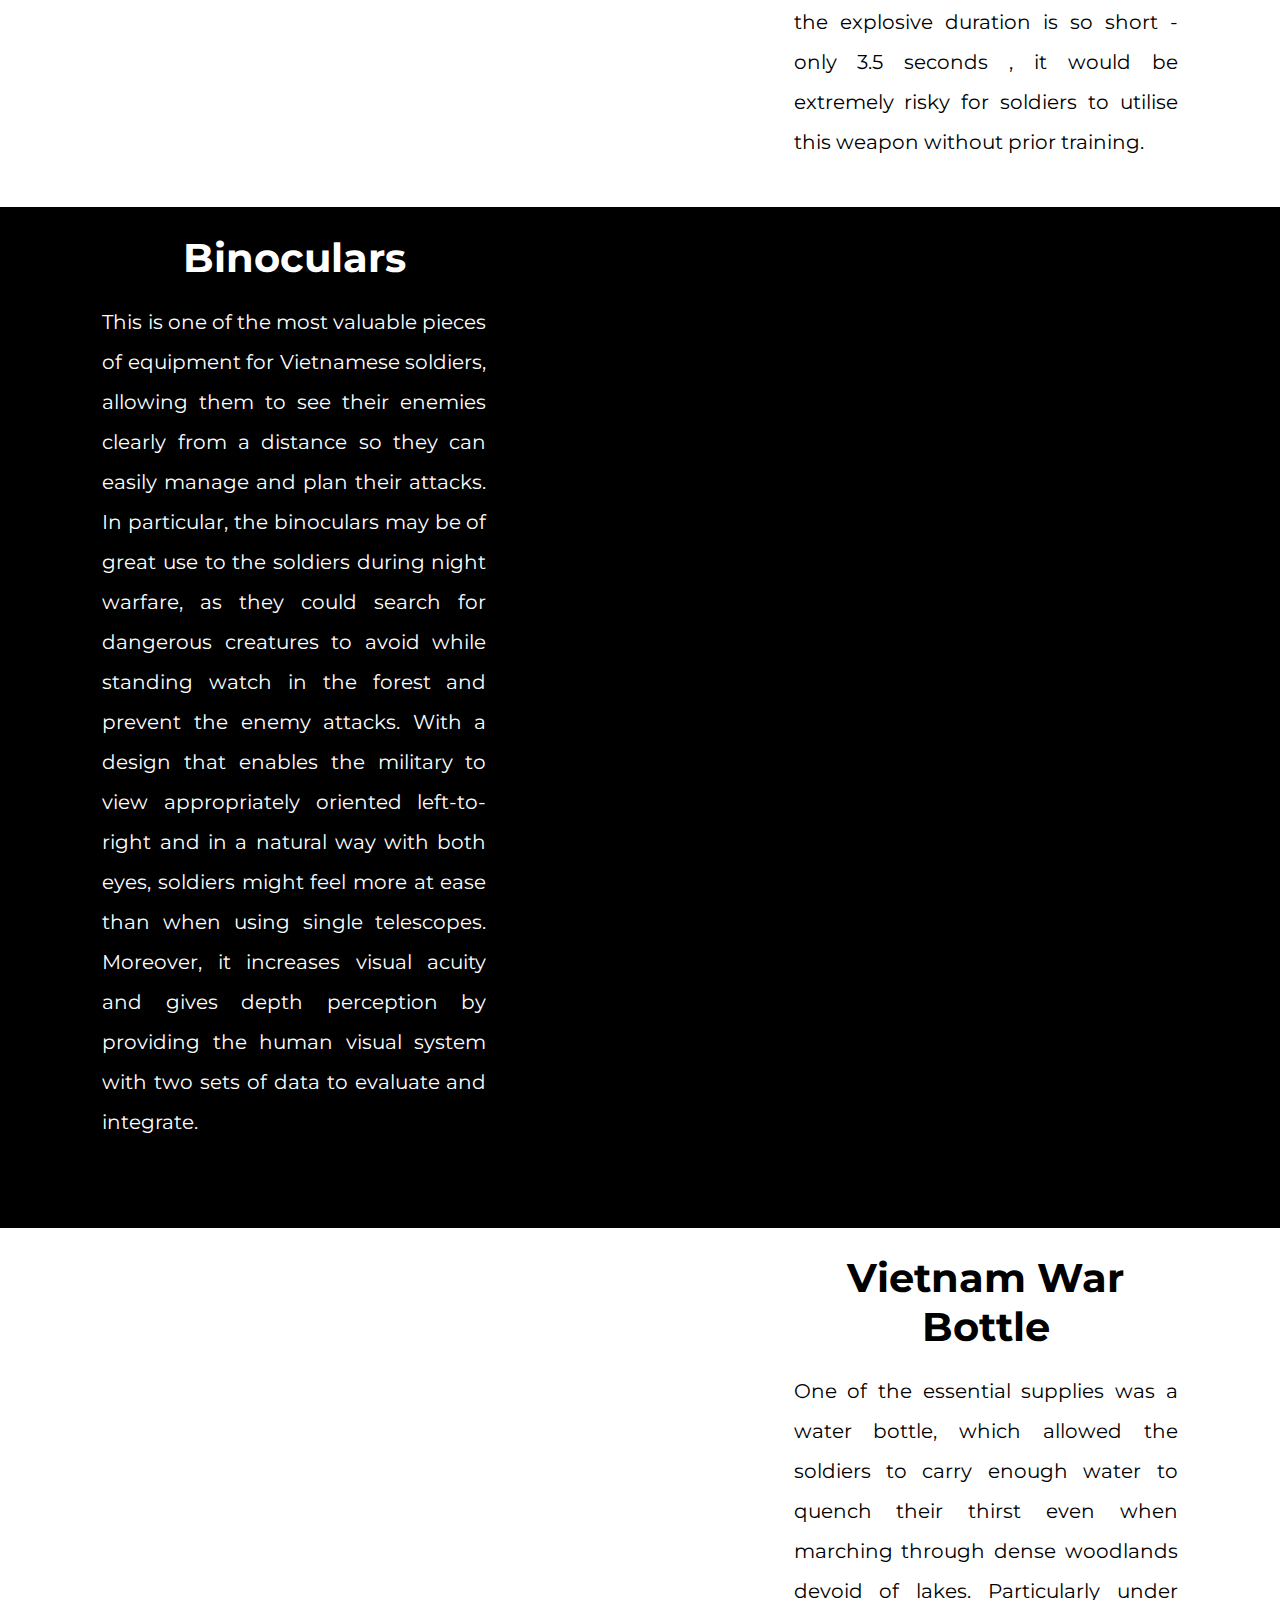
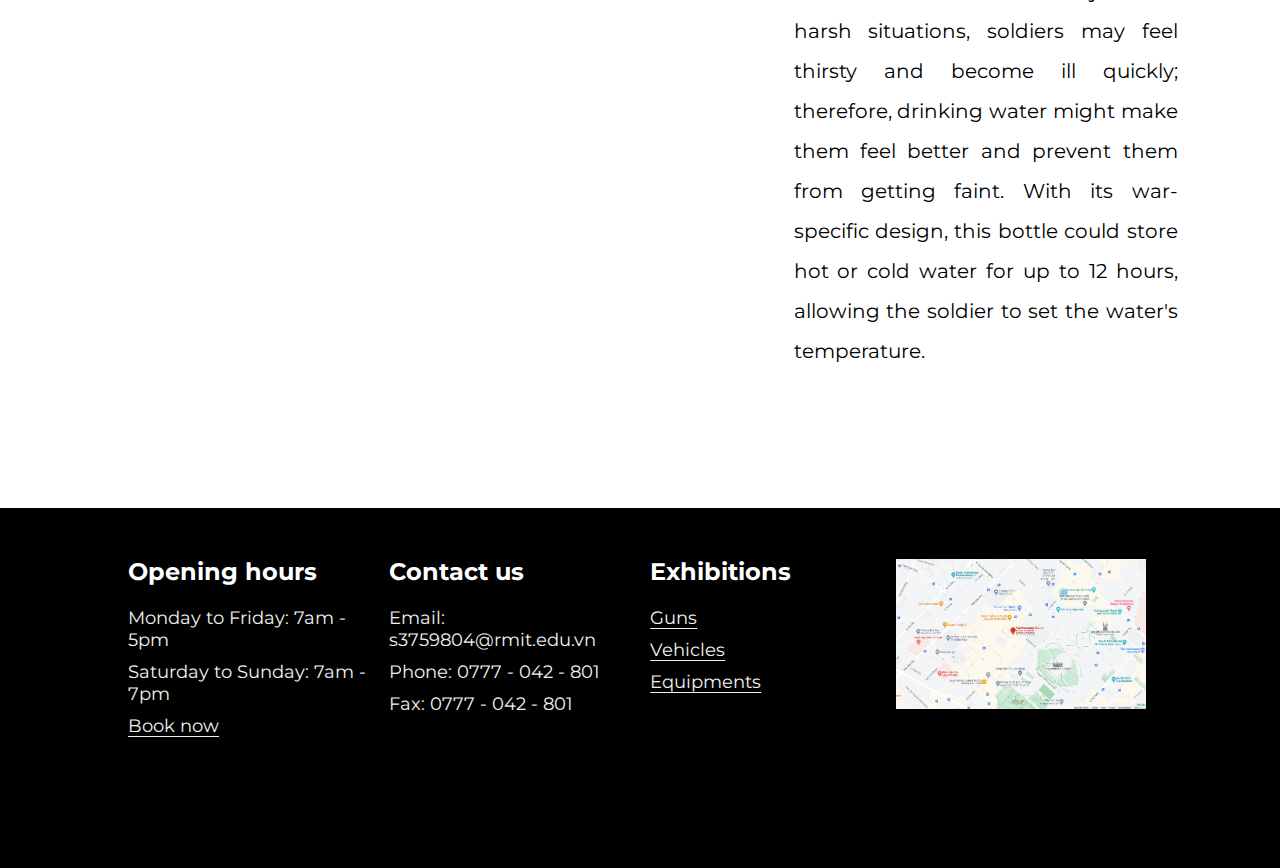
<file: exhibition/equipments.html>
<!DOCTYPE html>
<html lang="en">
<head>
    <meta charset="UTF-8">
    <meta http-equiv="X-UA-Compatible" content="IE=edge">
    <meta name="viewport" content="width=device-width, initial-scale=1.0">
    <link rel="stylesheet" href="../style.css">
    <link rel="stylesheet" href="../exhibition.css">
    <link rel="stylesheet" href="https://cdnjs.cloudflare.com/ajax/libs/font-awesome/4.7.0/css/font-awesome.min.css">
    <script src="../index.js" defer></script>
    <title>Equipments</title>
</head>
<body>

    <header id="header">
        <div class="logo header-ele">
            <a href="../index.html">
                WAR REMNANTS MUSEUM
            </a>
        </div>
        <form class="search header-ele">
            <input type="text" name="" id="" class="search">
            <button type="submit"><i class="fa fa-search"></i></button>
        </form>
        <nav class="nav-bar header-ele">
            <ul class="tab-wrapper">
                <li class="tab-item">
                    <a href="../index.html">Home</a>
                </li>
                <li class="tab-item focus" id="tab-exhibition">
                    <a href="../exhibition.html">Exhibitions</a>
                    <ul class="sub-nav">
                        <li class="sub-nav-tab">
                            <a href="../exhibition/guns.html" style="color: black;">Guns</a>
                        </li>
                        <li class="sub-nav-tab">
                            <a href="../exhibition/vehicle.html" style="color: black;">Vehicles</a>
                        </li>
                        <li class="sub-nav-tab">
                            <a href="" style="color: black;">Equipments</a>
                        </li>
                    </ul>
                </li>
                <li class="tab-item">
                    <a href="../booking.html">Booking</a>
                </li>
            </ul>
        </nav>
    </header>

    <main id="main">
        <div class="page-intro" id="equipment-background">
            
            <div class="page-intro-header">
                <h1>Equipments</h1>
            </div>
        </div>
        <div class="main-content-wrapper">
            <div class="breadcrumbs">
                <a href="../index.html">Home</a>
                >
                <a href="../exhibition.html">Exhibitions</a>
                >
                <label for="guns">Equipments</label>
            </div>
            <div class="artifact-wrapper" id="grenade">
                <div class="sketchfab"> 
                    <iframe title="The MK2 Grenade" 
                    frameborder="0" allowfullscreen 
                    mozallowfullscreen="true" 
                    webkitallowfullscreen="true" 
                    allow="autoplay; 
                    fullscreen; 
                    xr-spatial-tracking" 
                    xr-spatial-tracking execution-while-out-of-viewport execution-while-not-rendered web-share 
                    width="640" height="480" 
                    src="https://sketchfab.com/models/09a34665e3424873bad60b1edbdd4f8e/embed?ui_theme=dark">
                    </iframe> 
                </div>
                <div class="artifact-desc">
                    <h3>The MK2 Grenade</h3>
                    <p><b>The origin</b>: The unsuccessful Mk I of 1917 was replaced by the Mk II in 1918, and it was standardised in 1920. The Mk II was redesignated the Mk 2 on 2 April 1945.
                        This is a kind of ammunition used against infantry with medium penetration strength and a squeeze-and-recoil mechanism.<br><br>
                    <b>Advantages</b>: One of the greatest benefits of this equipment is that it weighs only 500 grams and is suitable for throwing.<br><br>
                    <b>Disadvantages</b>: Due to the fact that the explosive duration is so short - only 3.5 seconds , it would be extremely risky for soldiers to utilise this weapon without prior training.</p>
                </div>
            </div>

            <div class="artifact-wrapper artifact-right" id="binoculars">
                <div class="sketchfab"> 
                    <iframe title="Binoculars" 
                    frameborder="0" allowfullscreen 
                    mozallowfullscreen="true" 
                    webkitallowfullscreen="true" 
                    allow="autoplay; 
                    fullscreen; 
                    xr-spatial-tracking" 
                    xr-spatial-tracking execution-while-out-of-viewport execution-while-not-rendered web-share 
                    width="640" height="480" 
                    src="https://sketchfab.com/models/7b8adb4c54bc418899abcfdd818b32c7/embed?ui_theme=dark">
                    </iframe> 
                </div>
                <div class="artifact-desc">
                    <h3>Binoculars</h3>
                    <p> This is one of the most valuable pieces of equipment for Vietnamese soldiers, allowing them to see their enemies clearly from a distance so they can easily manage and plan their attacks. In particular, the binoculars may be of great use to the soldiers during night warfare, as they could search for dangerous creatures to avoid while standing watch in the forest and prevent the enemy attacks.
                        With a design that enables the military to view appropriately oriented left-to-right and in a natural way with both eyes, soldiers might feel more at ease than when using single telescopes. Moreover, it increases visual acuity and gives depth perception by providing the human visual system with two sets of data to evaluate and integrate.<br><br>
                    <!-- <b>Advantages</b>: The M48 has infrared night vision goggles and can traverse slopes up to 31 degree, wade 1.40 metres deep, and cross a 2.76 metre wide moat.<br><br>
                    <b>Disadvantages</b>: The main issues with this M48 were its delayed service entrance and a range finder that was fairly difficult to use. Furthermore, it needed ongoing training and expertise.</p> -->
                </div>
            </div>

            <div class="artifact-wrapper" id="bottle">
                <div class="sketchfab"> 
                    <iframe title="Vietnam War Bottle" 
                    frameborder="0" allowfullscreen 
                    mozallowfullscreen="true" 
                    webkitallowfullscreen="true" 
                    allow="autoplay; 
                    fullscreen; 
                    xr-spatial-tracking" 
                    xr-spatial-tracking execution-while-out-of-viewport execution-while-not-rendered web-share 
                    width="640" height="480" 
                    src="https://sketchfab.com/models/8ee59b50d0a8444ab9fb9a6aa313a804/embed?ui_theme=dark">
                    </iframe>
                </div>
                <div class="artifact-desc">
                    <h3>Vietnam War Bottle</h3>
                    <p> One of the essential supplies was a water bottle, which allowed the soldiers to carry enough water to quench their thirst even when marching through dense woodlands devoid of lakes. Particularly under harsh situations, soldiers may feel thirsty and become ill quickly; therefore, drinking water might make them feel better and prevent them from getting faint. 
                        With its war-specific design, this bottle could store hot or cold water for up to 12 hours, allowing the soldier to set the water's temperature.<br><br>
                    <!-- <b>Advantages</b>: Due to the fact that this aircraft was meant to carry bombs and other weapons, it can carry a great deal of weight and it is simple to control the explosives inside.<br><br>
                    <b>Disadvantages</b>: A further issue with the design is that the entrance and exit doors are rather narrow, making escape by soldiers using parachutes extremely hazardous.</p> -->
                </div>
            </div>
        
        
        </div>
        
    </main>
    <footer id="footer">
        <div class="footer-content-wrapper">
            <div class="common-info-wrapper">
                <div class="info-column">
                    <div class="column-title"><b>Opening hours</b></div>
                    <ul class="col-list">
                        <li class="col-row">Monday to Friday: 7am - 5pm</li>
                        <li class="col-row">Saturday to Sunday: 7am - 7pm</li>
                        <li class="col-row"><a href="booking.html">Book now</a></li>
                    </ul>
                </div>
                <div class="info-column">
                    <div class="column-title"><b>Contact us</b></div>
                    <ul class="col-list">
                        <li class="col-row">Email: s3759804@rmit.edu.vn</li>
                        <li class="col-row">Phone: 0777 - 042 - 801</li>
                        <li class="col-row">Fax: 0777 - 042 - 801</li>
                    </ul>
                    
                </div>
                <div class="info-column">
                    <div class="column-title"><b>Exhibitions</b></div>
                    <ul class="col-list">
                        <li class="col-row"><a href="guns.html">Guns</a></li>
                        <li class="col-row"><a href="vehicle.html">Vehicles</a></li>
                        <li class="col-row"><a href="">Equipments</a></li>
                    </ul>
                </div>
            </div>
            <div class="map-wrapper" >
                <a href="#address-info">
                    <img src="../assets/map.png" id="map" alt="">
                </a>
            </div>
        </div>
        <div class="address-info" id="address-info">
            <img src="../assets/map.png" alt="">
            <div class="map-x-btn" id="mx-btn">
                <img src="../assets/icons8-xbox-x-30.png" alt="">
            </div>
            <div class="address">
                28 Vo Van Tan, Ward 6, District 3, Ho Chi Minh City
            </div>
        </div>
    </footer>
</body>
</html>
</file>
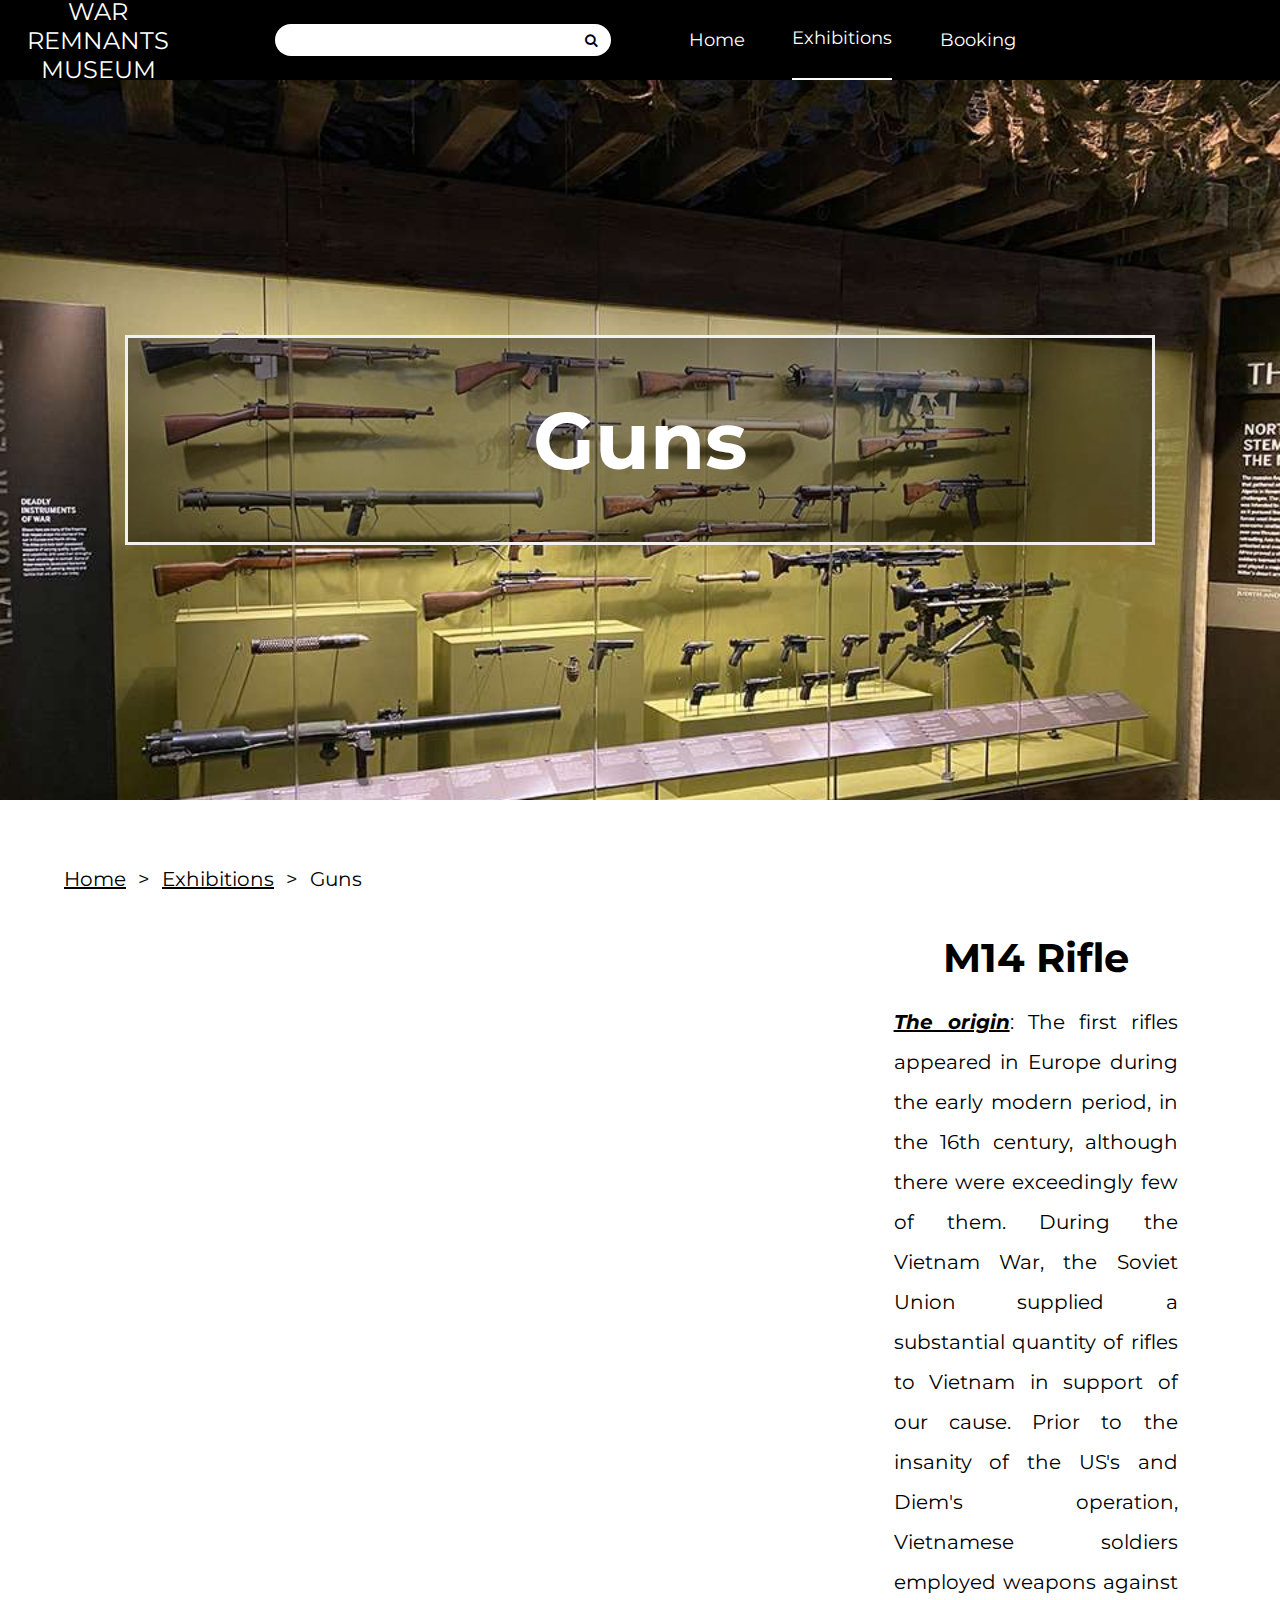
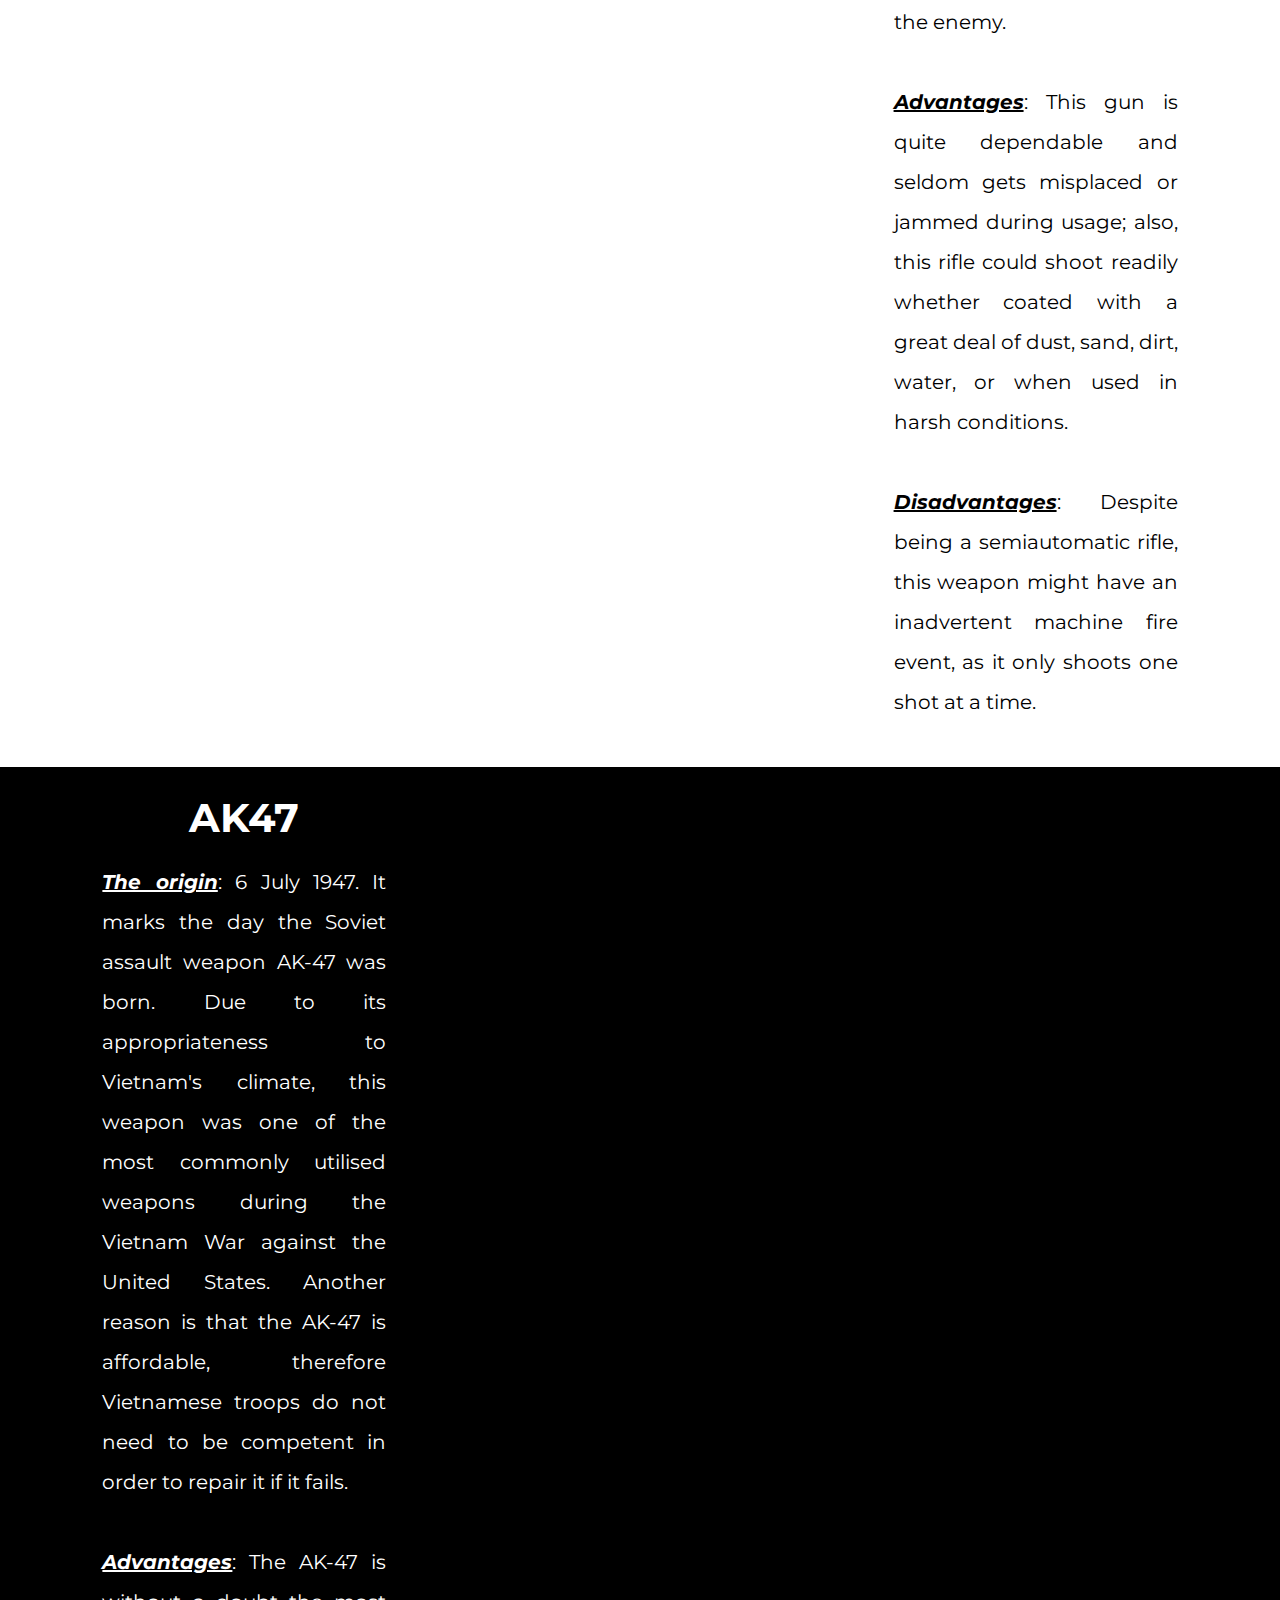
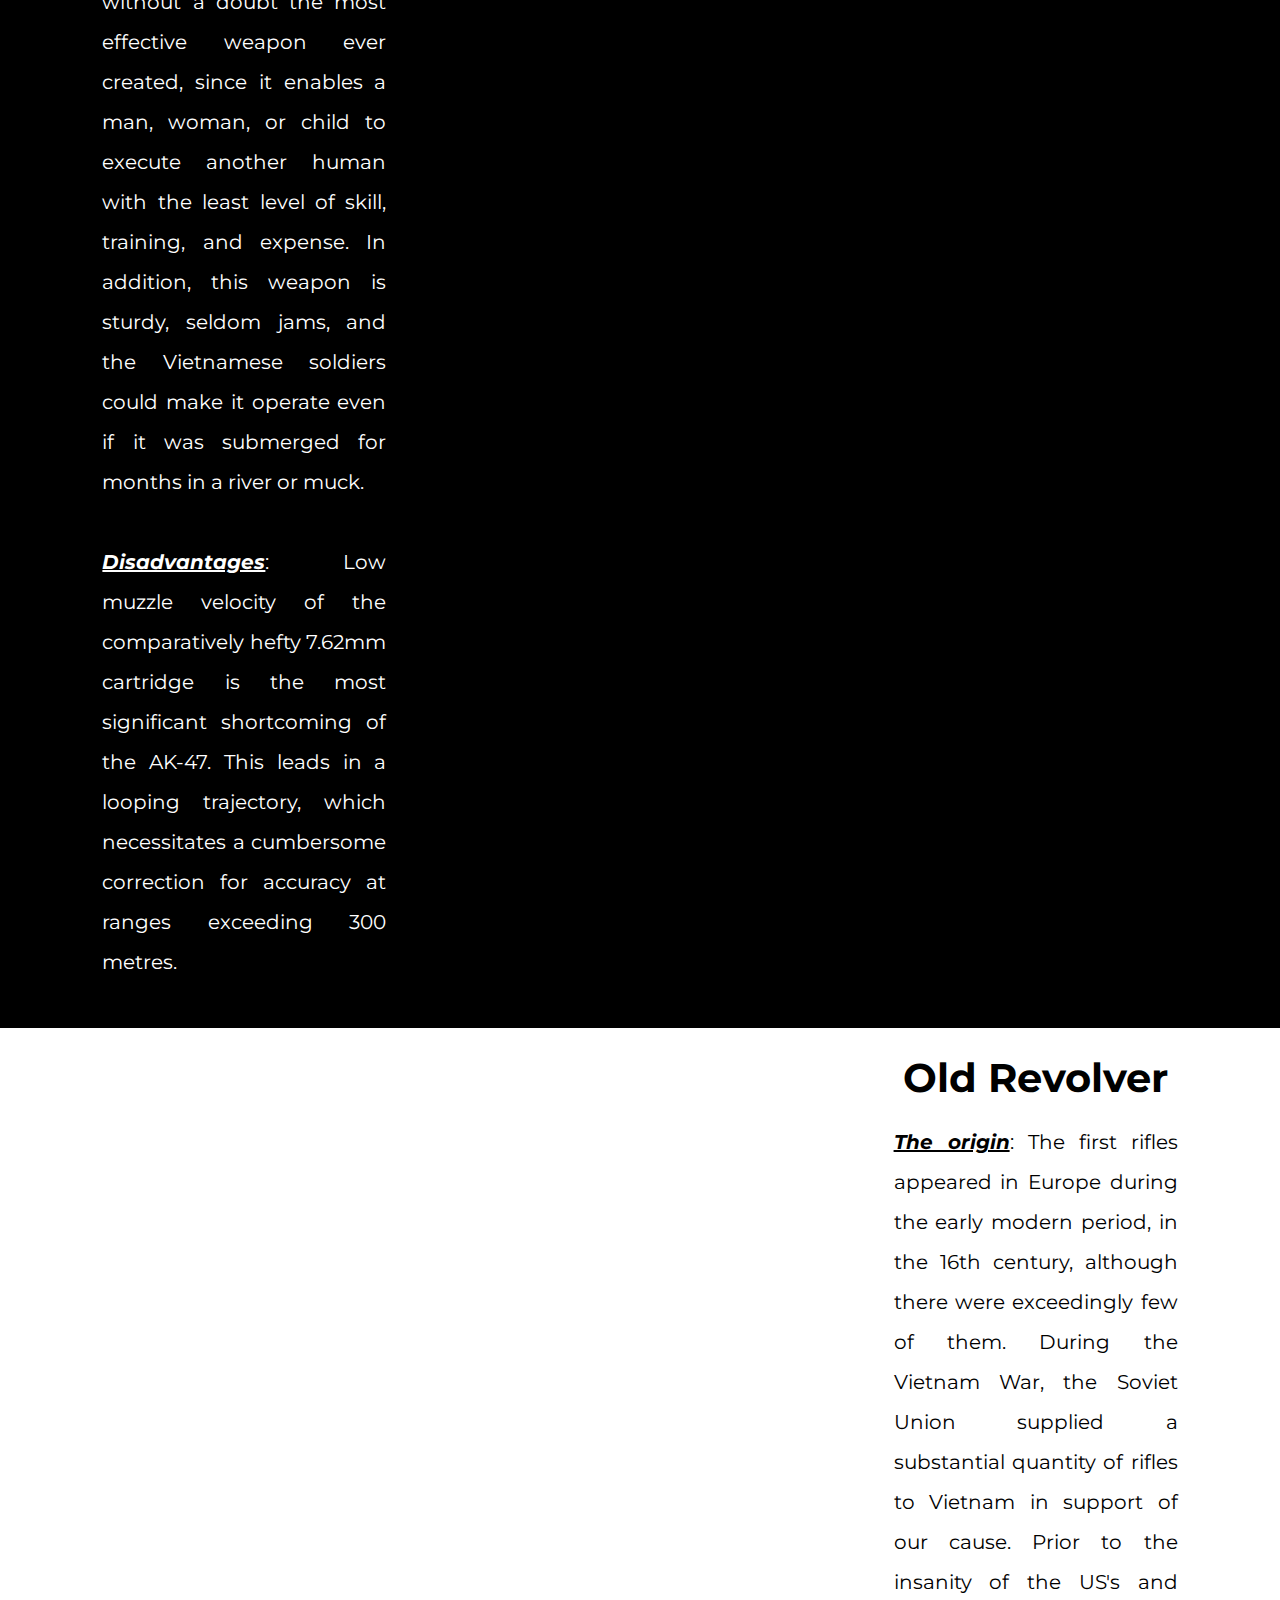
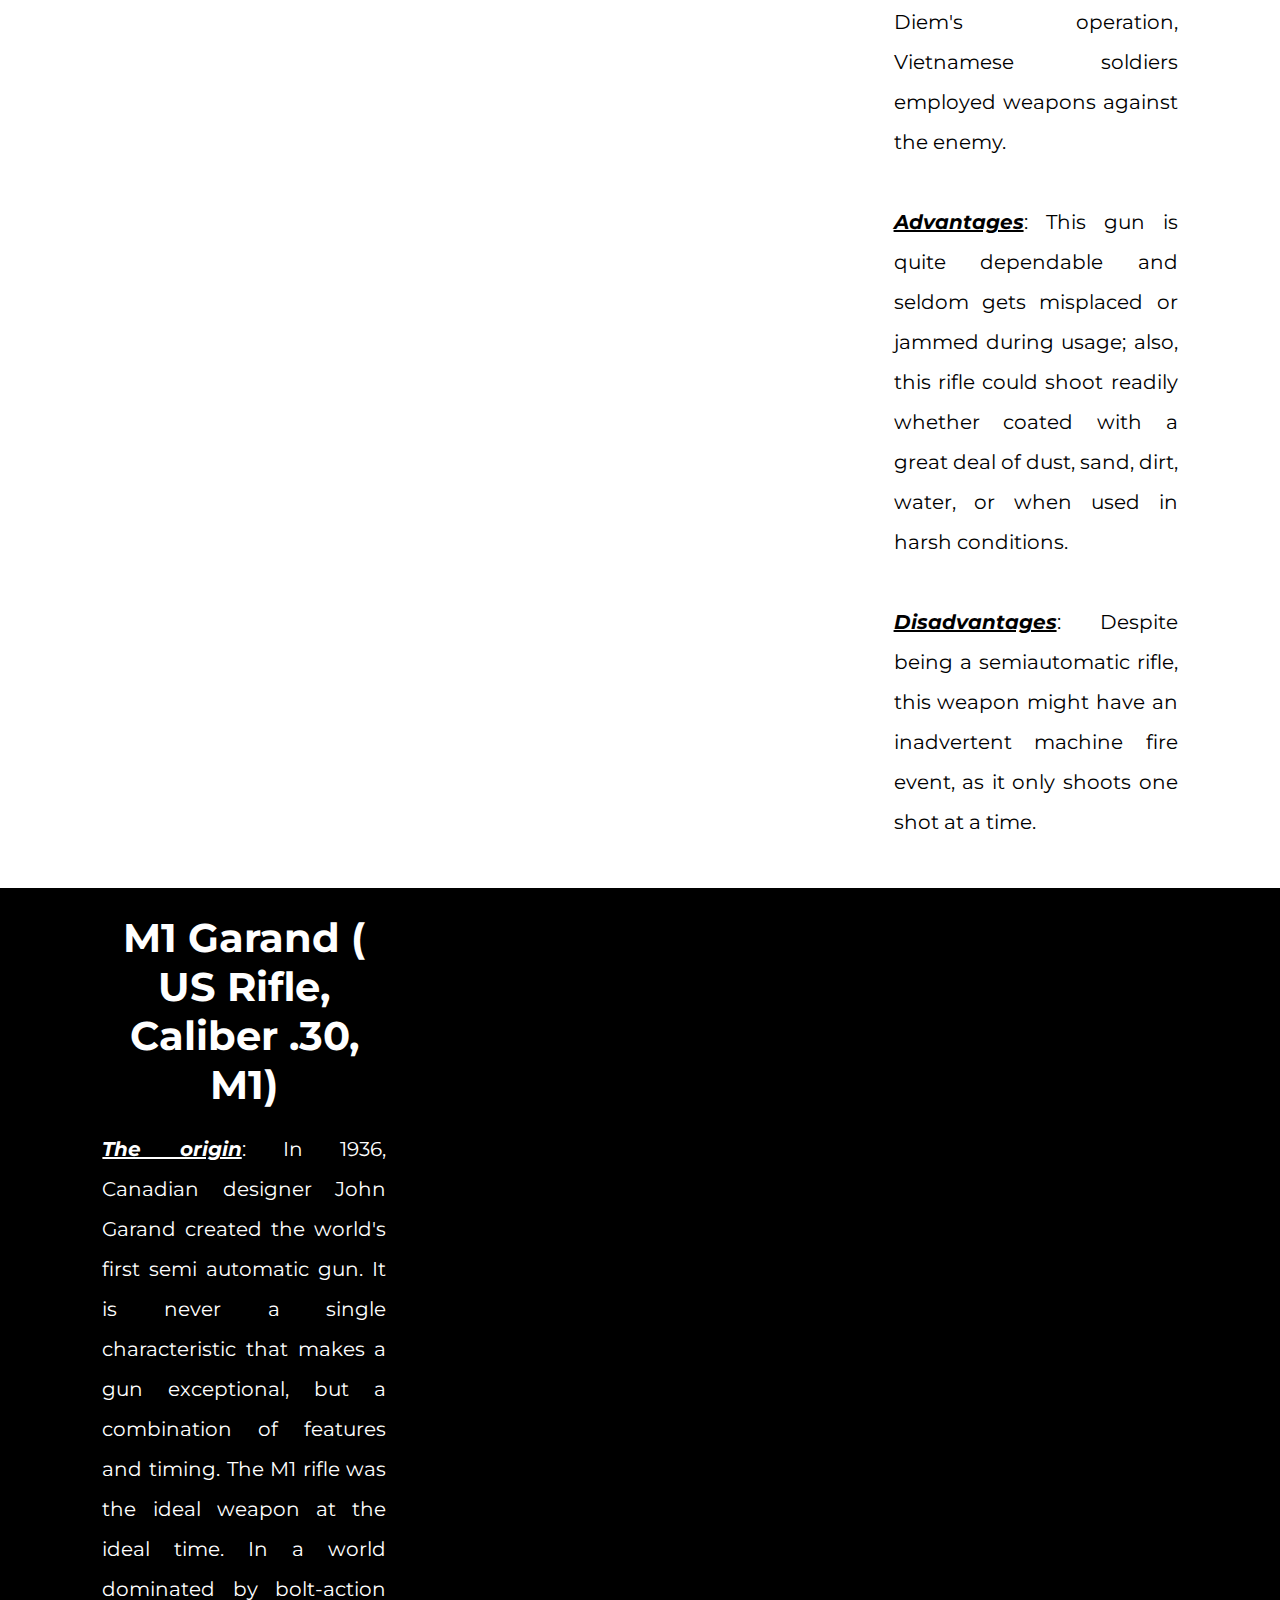
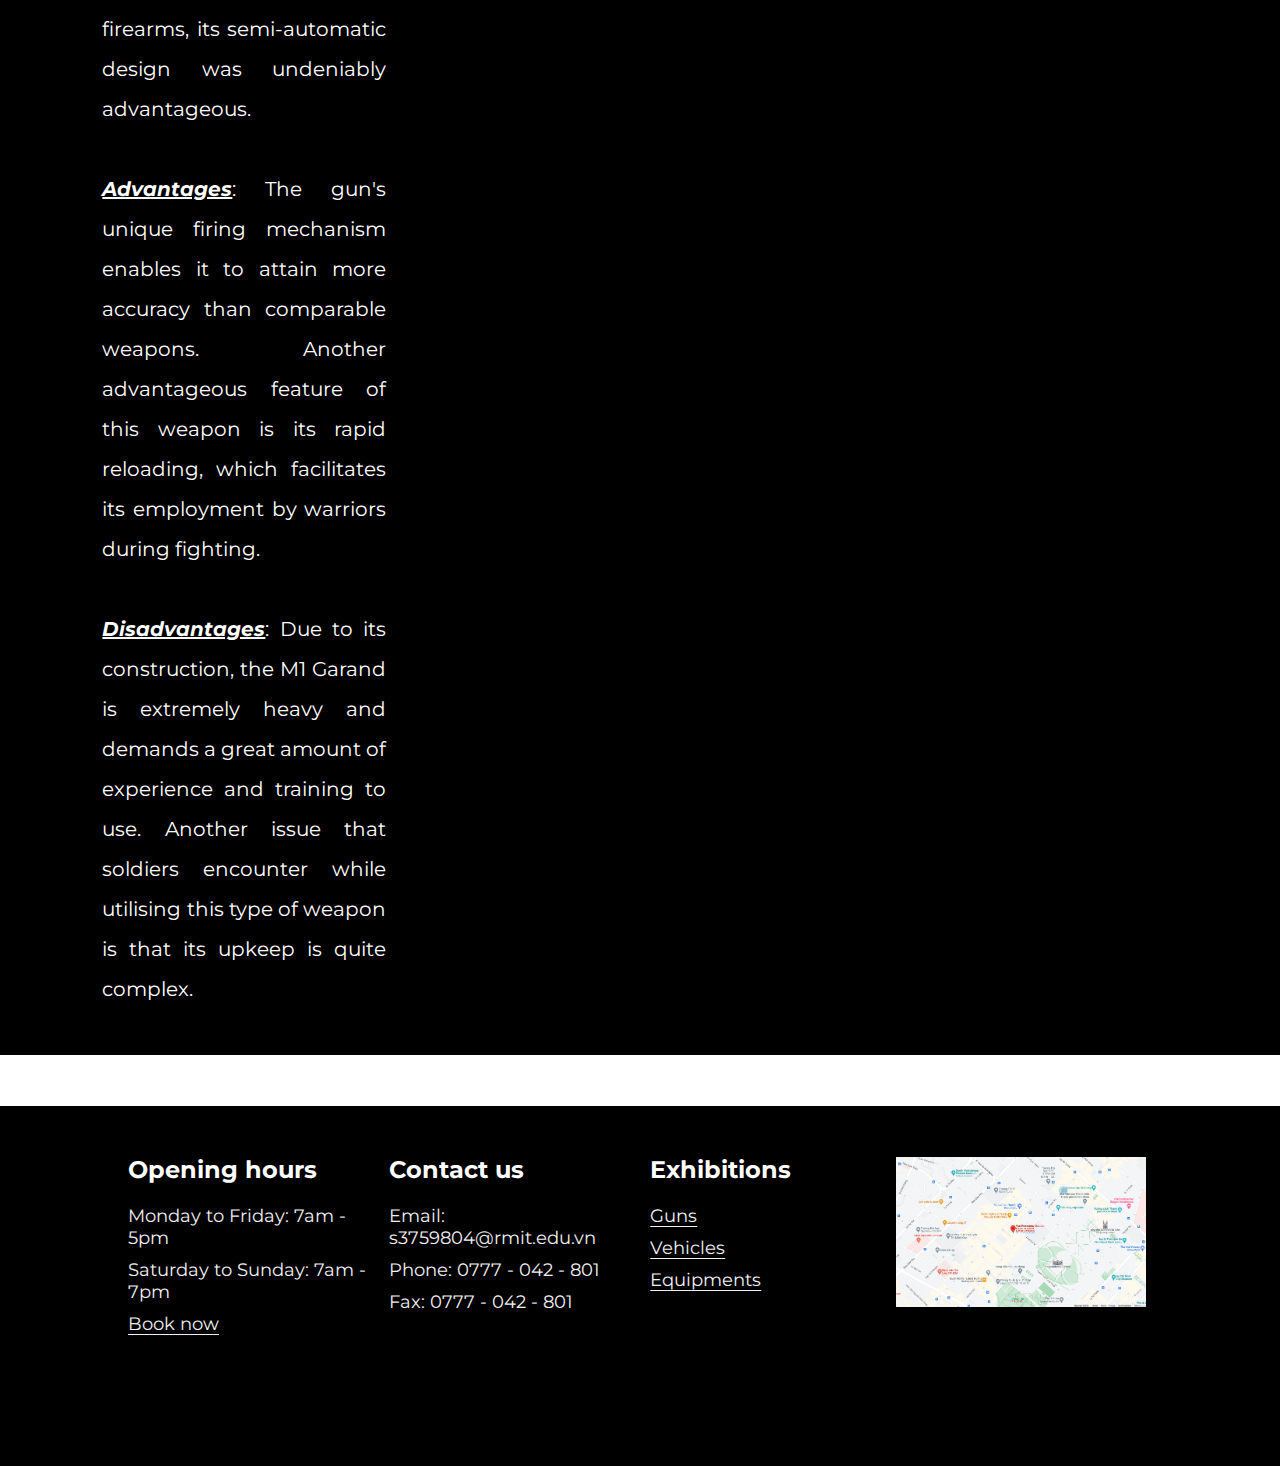
<file: exhibition/guns.html>
<!DOCTYPE html>
<html lang="en">
<head>
    <meta charset="UTF-8">
    <meta http-equiv="X-UA-Compatible" content="IE=edge">
    <meta name="viewport" content="width=device-width, initial-scale=1.0">
    <link rel="stylesheet" href="../style.css">
    <link rel="stylesheet" href="../exhibition.css">
    <link rel="stylesheet" href="https://cdnjs.cloudflare.com/ajax/libs/font-awesome/4.7.0/css/font-awesome.min.css">
    <script src="../index.js" defer></script>
    <title>Guns</title>
</head>
<body>

    <header id="header">
        <div class="logo header-ele">
            <a href="../index.html">
                WAR REMNANTS MUSEUM
            </a>
        </div>
        <form class="search header-ele">
            <input type="text" name="" id="" class="search">
            <button type="submit"><i class="fa fa-search"></i></button>
        </form>
        <nav class="nav-bar header-ele">
            <ul class="tab-wrapper">
                <li class="tab-item">
                    <a href="../index.html">Home</a>
                </li>
                <li class="tab-item focus" id="tab-exhibition">
                    <a href="../exhibition.html">Exhibitions</a>
                    <ul class="sub-nav">
                        <li class="sub-nav-tab">
                            <a href="" style="color: black;">Guns</a>
                        </li>
                        <li class="sub-nav-tab">
                            <a href="../exhibition/vehicle.html" style="color: black;">Vehicles</a>
                        </li>
                        <li class="sub-nav-tab">
                            <a href="../exhibition/equipments.html" style="color: black;">Equipments</a>
                        </li>
                    </ul>
                </li>
                <li class="tab-item">
                    <a href="../booking.html">Booking</a>
                </li>
            </ul>
        </nav>
    </header>

    <main id="main">
        <div class="blurred-background" id="blurred-background"></div>
        <div class="page-intro" id="guns-background">
           
            <div class="page-intro-header">
                <h1>Guns</h1>
            </div>
        </div>
        <div class="main-content-wrapper">
            <div class="breadcrumbs">
                <a href="../index.html">Home</a>
                >
                <a href="../exhibition.html">Exhibitions</a>
                >
                <label for="guns">Guns</label>
            </div>
            <div class="artifact-wrapper" id="M14">
                <div class="sketchfab"> 
                    <iframe title="Battle-Worn M14 Rifle" 
                    frameborder="0" 
                    allowfullscreen mozallowfullscreen="true" 
                    webkitallowfullscreen="true" allow="autoplay; 
                    fullscreen; 
                    xr-spatial-tracking" xr-spatial-tracking execution-while-out-of-viewport execution-while-not-rendered web-share
                    width="740" height="480" 
                    src="https://sketchfab.com/models/108f19f0f641425daa3a55e54639188e/embed?ui_theme=dark">
                    </iframe> 
                </div>
                <div class="artifact-desc">
                    <h3>M14 Rifle</h3>
                    <p><b>The origin</b>: The first rifles appeared in Europe during the early modern period, in the 16th century, although there were exceedingly few of them.
                        During the Vietnam War, the Soviet Union supplied a substantial quantity of rifles to Vietnam in support of our cause. Prior to the insanity of the US's and Diem's operation, Vietnamese soldiers employed weapons against the enemy.<br><br>
                    <b>Advantages</b>: This gun is quite dependable and seldom gets misplaced or jammed during usage; also, this rifle could shoot readily whether coated with a great deal of dust, sand, dirt, water, or when used in harsh conditions.<br><br>
                    <b>Disadvantages</b>: Despite being a semiautomatic rifle, this weapon might have an inadvertent machine fire event, as it only shoots one shot at a time.</p>
                </div>
            </div>

            <div class="artifact-wrapper artifact-right" id="AK47">
                <div class="sketchfab"> 
                    <iframe title="AK47 - Construct3D" 
                    frameborder="0" 
                    allowfullscreen mozallowfullscreen="true" 
                    webkitallowfullscreen="true" 
                    allow="autoplay; fullscreen; 
                    xr-spatial-tracking" xr-spatial-tracking execution-while-out-of-viewport execution-while-not-rendered web-share 
                    width="740" height="480" 
                    src="https://sketchfab.com/models/43cec10827714222839065add4de9f7d/embed?ui_theme=dark">
                    </iframe> 
                </div>
                <div class="artifact-desc">
                    <h3>AK47</h3>
                    <p><b>The origin</b>: 6 July 1947. It marks the day the Soviet assault weapon AK-47 was born.
                        Due to its appropriateness to Vietnam's climate, this weapon was one of the most commonly utilised weapons during the Vietnam War against the United States. Another reason is that the AK-47 is affordable, therefore Vietnamese troops do not need to be competent in order to repair it if it fails.<br><br>
                    <b>Advantages</b>: The AK-47 is without a doubt the most effective weapon ever created, since it enables a man, woman, or child to execute another human with the least level of skill, training, and expense. In addition, this weapon is sturdy, seldom jams, and the Vietnamese soldiers could make it operate even if it was submerged for months in a river or muck.<br><br>
                    <b>Disadvantages</b>: Low muzzle velocity of the comparatively hefty 7.62mm cartridge is the most significant shortcoming of the AK-47. This leads in a looping trajectory, which necessitates a cumbersome correction for accuracy at ranges exceeding 300 metres.</p>
                </div>
            </div>

            <div class="artifact-wrapper" id="artifact-left">
                <div class="sketchfab"> 
                    <iframe title="Old Revolver" 
                        frameborder="0" 
                        allowfullscreen mozallowfullscreen="true" 
                        webkitallowfullscreen="true" 
                        allow="autoplay; fullscreen; xr-spatial-tracking" 
                        xr-spatial-tracking execution-while-out-of-viewport execution-while-not-rendered web-share 
                        width="740" height="480" 
                        src="https://sketchfab.com/models/e55c3316ea4449279091e5dc35d4e616/embed?ui_theme=dark">
                        <!----> 
                    </iframe>
                </div>
                <div class="artifact-desc">
                    <h3>Old Revolver</h3>
                    <p><b>The origin</b>: The first rifles appeared in Europe during the early modern period, in the 16th century, although there were exceedingly few of them.
                        During the Vietnam War, the Soviet Union supplied a substantial quantity of rifles to Vietnam in support of our cause. Prior to the insanity of the US's and Diem's operation, Vietnamese soldiers employed weapons against the enemy.<br><br>
                    <b>Advantages</b>: This gun is quite dependable and seldom gets misplaced or jammed during usage; also, this rifle could shoot readily whether coated with a great deal of dust, sand, dirt, water, or when used in harsh conditions.<br><br>
                    <b>Disadvantages</b>: Despite being a semiautomatic rifle, this weapon might have an inadvertent machine fire event, as it only shoots one shot at a time.</p>
                </div>
            </div>
        
            <div class="artifact-wrapper artifact-right" id="">
                <div class="sketchfab"> 
                    <iframe title="M1 Garand ( US Rifle, Caliber .30, M1)" 
                    frameborder="0" 
                    allowfullscreen mozallowfullscreen="true" 
                    webkitallowfullscreen="true" 
                    allow="autoplay; 
                    fullscreen; 
                    xr-spatial-tracking" xr-spatial-tracking execution-while-out-of-viewport execution-while-not-rendered web-share 
                    width="740" height="480" 
                    src="https://sketchfab.com/models/1be4bb0f8c05423abdccb50b779de6e6/embed?ui_theme=dark">
                    </iframe> 
                </div>
                <div class="artifact-desc">
                    <h3>M1 Garand ( US Rifle, Caliber .30, M1)</h3>
                    <p><b>The origin</b>: In 1936, Canadian designer John Garand created the world's first semi automatic gun.
                        It is never a single characteristic that makes a gun exceptional, but a combination of features and timing. The M1 rifle was the ideal weapon at the ideal time. In a world dominated by bolt-action firearms, its semi-automatic design was undeniably advantageous.<br><br>
                    <b>Advantages</b>: The gun's unique firing mechanism enables it to attain more accuracy than comparable weapons. Another advantageous feature of this weapon is its rapid reloading, which facilitates its employment by warriors during fighting.<br><br>
                    <b>Disadvantages</b>: Due to its construction, the M1 Garand is extremely heavy and demands a great amount of experience and training to use. Another issue that soldiers encounter while utilising this type of weapon is that its upkeep is quite complex.</p>
                </div>
            </div>
        
        
        </div>
        
    </main>
    <footer id="footer">
        <div class="footer-content-wrapper">
            <div class="common-info-wrapper">
                <div class="info-column">
                    <div class="column-title"><b>Opening hours</b></div>
                    <ul class="col-list">
                        <li class="col-row">Monday to Friday: 7am - 5pm</li>
                        <li class="col-row">Saturday to Sunday: 7am - 7pm</li>
                        <li class="col-row"><a href="booking.html">Book now</a></li>
                    </ul>
                </div>
                <div class="info-column">
                    <div class="column-title"><b>Contact us</b></div>
                    <ul class="col-list">
                        <li class="col-row">Email: s3759804@rmit.edu.vn</li>
                        <li class="col-row">Phone: 0777 - 042 - 801</li>
                        <li class="col-row">Fax: 0777 - 042 - 801</li>
                    </ul>
                    
                </div>
                <div class="info-column">
                    <div class="column-title"><b>Exhibitions</b></div>
                    <ul class="col-list">
                        <li class="col-row"><a href="">Guns</a></li>
                        <li class="col-row"><a href="vehicle.html">Vehicles</a></li>
                        <li class="col-row"><a href="equipments.html">Equipments</a></li>
                    </ul>
                </div>
            </div>
            <div class="map-wrapper" >
                <a href="#address-info">
                    <img src="../assets/map.png" id="map" alt="">
                </a>
            </div>
        </div>
        <div class="address-info" id="address-info">
            <img src="../assets/map.png" alt="">
            <div class="map-x-btn" id="mx-btn">
                <img src="../assets/icons8-xbox-x-30.png" alt="">
            </div>
            <div class="address">
                28 Vo Van Tan, Ward 6, District 3, Ho Chi Minh City
            </div>
        </div>
    </footer>
</body>
</html>
</file>
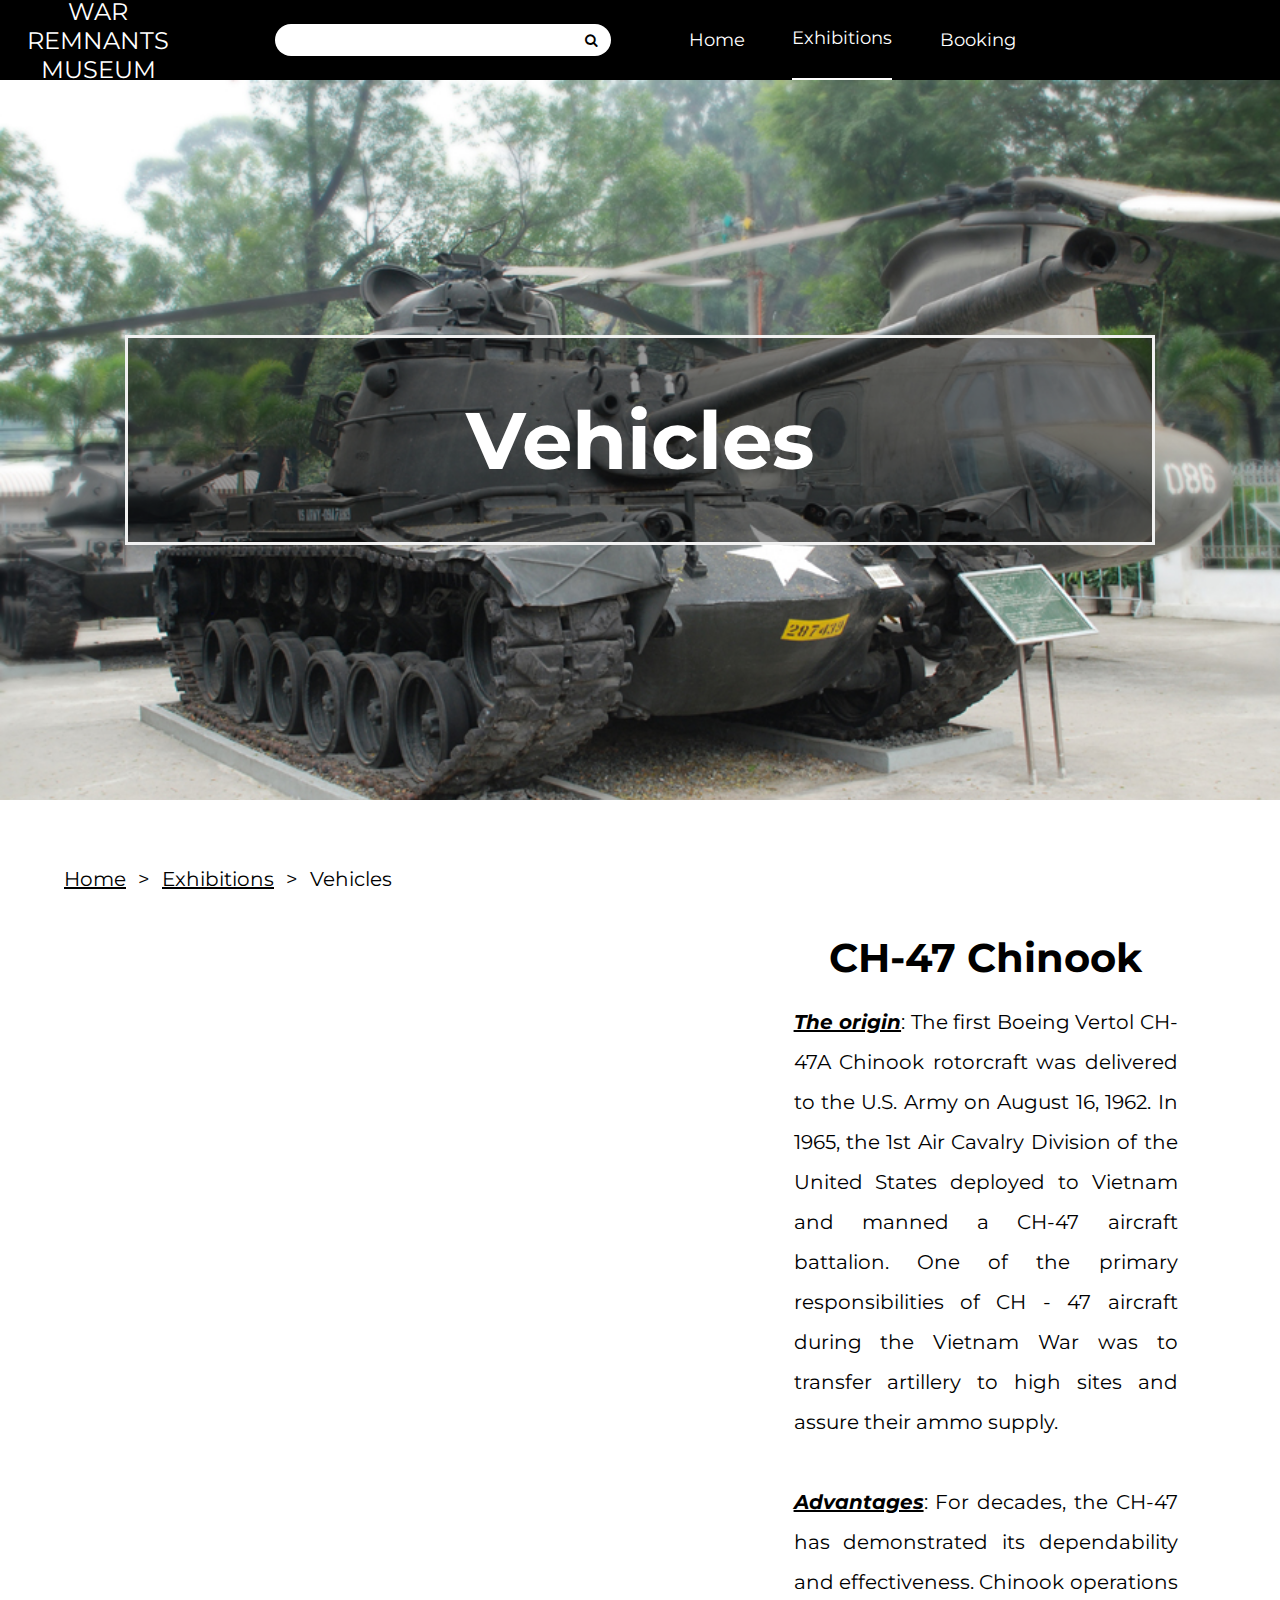
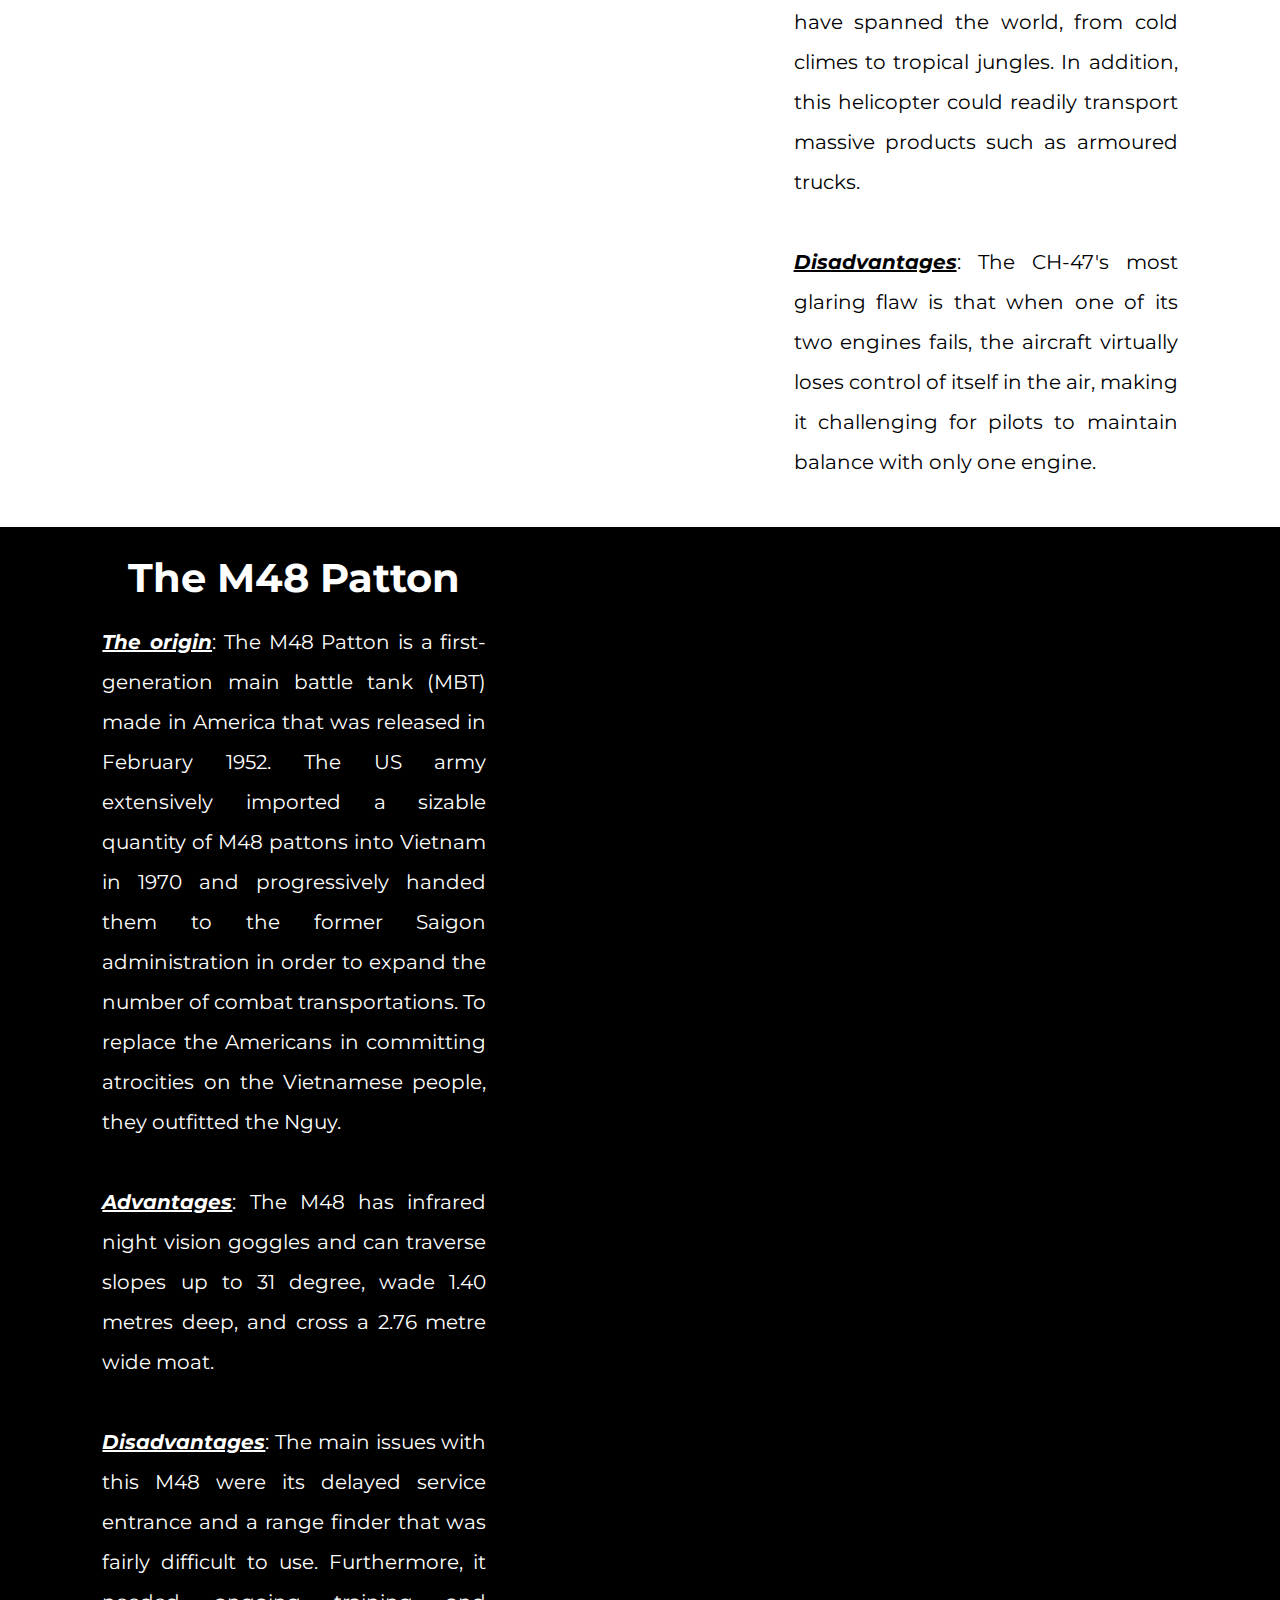
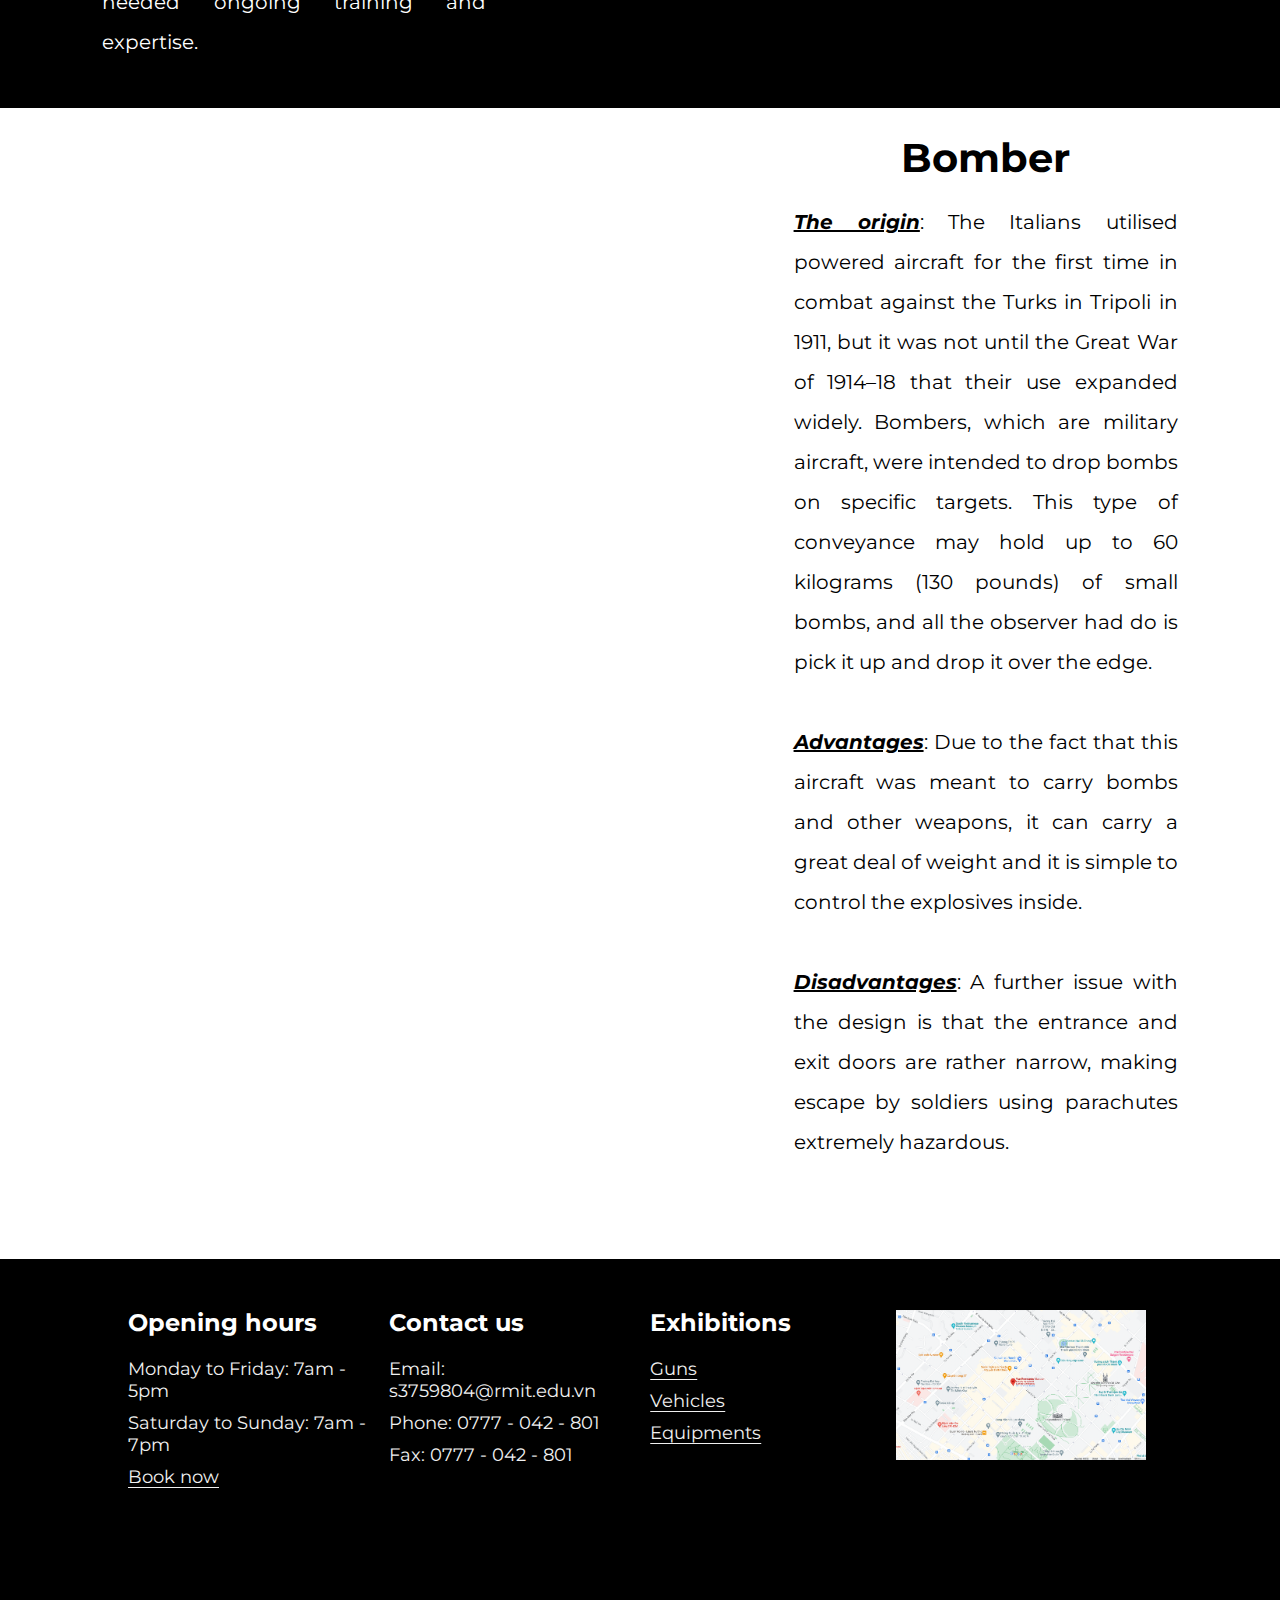
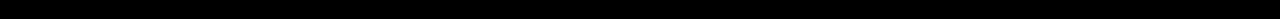
<file: exhibition/vehicle.html>
<!DOCTYPE html>
<html lang="en">
<head>
    <meta charset="UTF-8">
    <meta http-equiv="X-UA-Compatible" content="IE=edge">
    <meta name="viewport" content="width=device-width, initial-scale=1.0">
    <link rel="stylesheet" href="../style.css">
    <link rel="stylesheet" href="../exhibition.css">
    <link rel="stylesheet" href="https://cdnjs.cloudflare.com/ajax/libs/font-awesome/4.7.0/css/font-awesome.min.css">
    <script src="../index.js" defer></script>
    <title>Vehicles</title>
</head>
<body>

    <header id="header">
        <div class="logo header-ele">
            <a href="../index.html">
                WAR REMNANTS MUSEUM
            </a>
        </div>
        <form class="search header-ele">
            <input type="text" name="" id="" class="search">
            <button type="submit"><i class="fa fa-search"></i></button>
        </form>
        <nav class="nav-bar header-ele">
            <ul class="tab-wrapper">
                <li class="tab-item">
                    <a href="../index.html">Home</a>
                </li>
                <li class="tab-item focus" id="tab-exhibition">
                    <a href="../exhibition.html">Exhibitions</a>
                    <ul class="sub-nav">
                        <li class="sub-nav-tab">
                            <a href="../exhibition/guns.html" style="color: black;">Guns</a>
                        </li>
                        <li class="sub-nav-tab">
                            <a href="" style="color: black;">Vehicles</a>
                        </li>
                        <li class="sub-nav-tab">
                            <a href="../exhibition/equipments.html" style="color: black;">Equipments</a>
                        </li>
                    </ul>
                </li>
                <li class="tab-item">
                    <a href="../booking.html">Booking</a>
                </li>
            </ul>
        </nav>
    </header>

    <main id="main">
        <div class="blurred-background" id="blurred-background"></div>
        <div class="page-intro" id="vehicle-background">
            
            <div class="page-intro-header">
                <h1>Vehicles</h1>
            </div>
        </div>
        <div class="main-content-wrapper">
            <div class="breadcrumbs">
                <a href="../index.html">Home</a>
                >
                <a href="../exhibition.html">Exhibitions</a>
                >
                <label for="guns">Vehicles</label>
            </div>
            <div class="artifact-wrapper" id="chinook">
                <div class="sketchfab"> 
                    <iframe title="CH-47 Chinook" 
                    frameborder="0" allowfullscreen 
                    mozallowfullscreen="true" 
                    webkitallowfullscreen="true" 
                    allow="autoplay; 
                    fullscreen; 
                    xr-spatial-tracking" 
                    xr-spatial-tracking execution-while-out-of-viewport execution-while-not-rendered web-share 
                    width="640" height="480" 
                    src="https://sketchfab.com/models/8272fe4603854258b8b10ada97326418/embed?ui_theme=dark">
                    </iframe> 
                </div>
                <div class="artifact-desc">
                    <h3>CH-47 Chinook</h3>
                    <p><b>The origin</b>: The first Boeing Vertol CH-47A Chinook rotorcraft was delivered to the U.S. Army on August 16, 1962.
                        In 1965, the 1st Air Cavalry Division of the United States deployed to Vietnam and manned a CH-47 aircraft battalion. One of the primary responsibilities of CH - 47 aircraft during the Vietnam War was to transfer artillery to high sites and assure their ammo supply.<br><br>
                    <b>Advantages</b>: For decades, the CH-47 has demonstrated its dependability and effectiveness. Chinook operations have spanned the world, from cold climes to tropical jungles. In addition, this helicopter could readily transport massive products such as armoured trucks.<br><br>
                    <b>Disadvantages</b>: The CH-47's most glaring flaw is that when one of its two engines fails, the aircraft virtually loses control of itself in the air, making it challenging for pilots to maintain balance with only one engine.</p>
                </div>
            </div>

            <div class="artifact-wrapper artifact-right" id="patton">
                <div class="sketchfab"> 
                    <iframe title="The M48 Patton" 
                        frameborder="0" allowfullscreen 
                        mozallowfullscreen="true" 
                        webkitallowfullscreen="true" 
                        allow="autoplay; 
                        fullscreen; 
                        xr-spatial-tracking" 
                        xr-spatial-tracking execution-while-out-of-viewport execution-while-not-rendered web-share 
                        width="640" height="480" 
                        src="https://sketchfab.com/models/46442d99e991445b82d50f7de3996889/embed?ui_theme=dark">
                    </iframe> 
                </div>
                <div class="artifact-desc">
                    <h3>The M48 Patton</h3>
                    <p><b>The origin</b>: The M48 Patton is a first-generation main battle tank (MBT) made in America that was released in February 1952.
                        The US army extensively imported a sizable quantity of M48 pattons into Vietnam in 1970 and progressively handed them to the former Saigon administration in order to expand the number of combat transportations. To replace the Americans in committing atrocities on the Vietnamese people, they outfitted the Nguy.<br><br>
                    <b>Advantages</b>: The M48 has infrared night vision goggles and can traverse slopes up to 31 degree, wade 1.40 metres deep, and cross a 2.76 metre wide moat.<br><br>
                    <b>Disadvantages</b>: The main issues with this M48 were its delayed service entrance and a range finder that was fairly difficult to use. Furthermore, it needed ongoing training and expertise.</p>
                </div>
            </div>

            <div class="artifact-wrapper" id="bomber">
                <div class="sketchfab"> 
                    <iframe title="Bomber" 
                    frameborder="0" allowfullscreen 
                    mozallowfullscreen="true" 
                    webkitallowfullscreen="true" 
                    allow="autoplay; 
                    fullscreen; 
                    xr-spatial-tracking" 
                    xr-spatial-tracking execution-while-out-of-viewport execution-while-not-rendered web-share 
                    width="640" height="480" 
                    src="https://sketchfab.com/models/95ec0383b1e54015ae1eecca59306fa3/embed?ui_theme=dark">
                    </iframe>
                </div>
                <div class="artifact-desc">
                    <h3>Bomber</h3>
                    <p><b>The origin</b>: The Italians utilised powered aircraft for the first time in combat against the Turks in Tripoli in 1911, but it was not until the Great War of 1914–18 that their use expanded widely.
                        Bombers, which are military aircraft, were intended to drop bombs on specific targets. This type of conveyance may hold up to 60 kilograms (130 pounds) of small bombs, and all the observer had do is pick it up and drop it over the edge.<br><br>
                    <b>Advantages</b>: Due to the fact that this aircraft was meant to carry bombs and other weapons, it can carry a great deal of weight and it is simple to control the explosives inside.<br><br>
                    <b>Disadvantages</b>: A further issue with the design is that the entrance and exit doors are rather narrow, making escape by soldiers using parachutes extremely hazardous.</p>
                </div>
            </div>
        
        
        </div>
        
    </main>
    <footer id="footer">
        <div class="footer-content-wrapper">
            <div class="common-info-wrapper">
                <div class="info-column">
                    <div class="column-title"><b>Opening hours</b></div>
                    <ul class="col-list">
                        <li class="col-row">Monday to Friday: 7am - 5pm</li>
                        <li class="col-row">Saturday to Sunday: 7am - 7pm</li>
                        <li class="col-row"><a href="booking.html">Book now</a></li>
                    </ul>
                </div>
                <div class="info-column">
                    <div class="column-title"><b>Contact us</b></div>
                    <ul class="col-list">
                        <li class="col-row">Email: s3759804@rmit.edu.vn</li>
                        <li class="col-row">Phone: 0777 - 042 - 801</li>
                        <li class="col-row">Fax: 0777 - 042 - 801</li>
                    </ul>
                    
                </div>
                <div class="info-column">
                    <div class="column-title"><b>Exhibitions</b></div>
                    <ul class="col-list">
                        <li class="col-row"><a href="guns.html">Guns</a></li>
                        <li class="col-row"><a href="">Vehicles</a></li>
                        <li class="col-row"><a href="equipments.html">Equipments</a></li>
                    </ul>
                </div>
            </div>
            <div class="map-wrapper" >
                <a href="#address-info">
                    <img src="../assets/map.png" id="map" alt="">
                </a>
            </div>
        </div>
        <div class="address-info" id="address-info">
            <img src="../assets/map.png" alt="">
            <div class="map-x-btn" id="mx-btn">
                <img src="../assets/icons8-xbox-x-30.png" alt="">
            </div>
            <div class="address">
                28 Vo Van Tan, Ward 6, District 3, Ho Chi Minh City
            </div>
        </div>
    </footer>
</body>
</html>
</file>
<file: booking.css>
main {
    background-color: grey;
    height: 100vh;
    justify-content: center;
    position: relative;
    background-image: url("assets/Feature-war-Museum.jpeg");
    background-repeat: no-repeat;
    background-size: cover;
}

.booking-title {
    width: 100%;
    display: flex;
    font-size: 24px;
    /* justify-content: center;
    align-items: center; */
}

.form-wrapper {
    position: relative;
    width: 40%;
    height: fit-content;
    background-color: white;
    border-radius: 8px;
    margin: 10% 0
}

/* form {
    width: 100%;
    height: fit-content;
    display: flex;
    flex-direction: column;
} */
.form-wrapper form {
    /* height: 100%; */
    height: 80%;
    display: flex; 
    flex-direction: column;
    align-items: center;
    justify-content: center;
    padding: 6%
    /* background-color: white; */
}

.booking-detail {
    width: 100%;
    height: 20%;
    display: grid;
    grid-template-columns: 1fr 1fr;
    gap: 4%;
}

.form-row  {
    box-sizing: border-box;
    width: 100%;
    height: fit-content;
    display: flex;
    flex-direction: column;
    gap: 10%;
    padding: 2% 4% 2% 0;
}
.form-label {
    font-size: 20px;
}

.input-field {
    width: 100%;
    height: 4vh;
    border-radius: 10px;
    border: none;
    padding:0 3%;
    transition: 0.2s;
    box-shadow: rgba(17, 17, 26, 0.1) 0px 4px 16px,
    rgba(17, 17, 26, 0.1) 0px 8px 24px, rgba(17, 17, 26, 0.1) 0px 16px 56px;
}

.visitor-detail {
    height: 30vh;
    width: 100%;
    display: grid;
    grid-template-columns: 1fr 1fr;
    gap: 4%;
}

.form-btn {
    width: 100%;
    height: 10%;
    display: flex;
    align-items: center;
    justify-content: center;
}

#confirm {
    width: 40%;
    height: 50%;
    border-radius: 25px;
    border: 2px solid black;
    /* border-color: white; */
    font-size: 20px;
    transition: 0.2s;
    box-shadow: rgba(17, 17, 26, 0.1) 0px 4px 16px,
    rgba(17, 17, 26, 0.1) 0px 8px 24px, rgba(17, 17, 26, 0.1) 0px 16px 56px;
    margin-top: 4%;
}

.representative-title {
    width: 100%;
    /* margin-top: 10%; */
    padding: 4% 0;
    height: 10%;
    /* text-align: center; */
    font-size: 22px;
}

.input-field:focus {
    border: 2px solid black;
}

#confirm:hover {
    transform: scale(1.1);
}

.success-message{
    box-sizing: border-box;
    position: absolute;
    display: none;
    flex-direction: column;
    /* justify-content: center; */
    align-items: center;
    border-radius: 16px;
    width: 30%;
    height: 20%;
    background-color: white;
    font-size: 20px;
    z-index: 2;
    padding: 0% 1%
}
.message  {
    width: 100%;
    height: 100%;
    display: flex;
    justify-content: center;
    padding-top: 10%;
}

.blurred-background {
    position: absolute;
    width: 100%;
    height: 100%;
    display: none;
    background-color: rgba(21, 21, 16, 0.8);
    justify-content: center;
    align-items: center;
    z-index: 1;
}

.x-btn {
    width: 100%;
    height: fit-content;
    margin: 2% 4%;
    display: flex;
    justify-content: flex-end;
}
.x-btn img {
    width: 30px;
    object-fit: cover;
}
</file>
<file: style.css>
@import url('https://fonts.googleapis.com/css2?family=Montserrat:ital,wght@0,400;0,800;1,400&family=Roboto&display=swap');

body, html {
    font-family: 'Montserrat', sans-serif;
    padding: 0;
    margin: 0;
}
html p {
    line-height: 2;
}

:root {
    --font-family: ;
    --content-text: 18px;
    --font-title: 26px;
    --text-secondary: white;
}


main {
    position: relative;
    height: fit-content;
    display: flex;
    flex-direction: column;
    align-items: center;
}

.blurred-background {
    /* top: 10%; */
    position: absolute;
    width: 100%;
    height: 100%;
    display: none;
    background-color: rgba(21, 21, 16, 0.8);
    justify-content: center;
    align-items: center;
    z-index: 1;
}

#header {
    width: 100vw;
    height: 80px;
    background-color: black;
    display: flex;
    flex-direction: row;
    /* justify-content: center; */
}

.header-ele {
    display: flex;
    align-items: center;
    justify-content: center;
    gap: 2%;
}

.logo {
    width: 16vw;
    /* height: inherit; */
    background-color: black;
    
    font-size: 24px;
    display: flex;
    text-align: center;
}

.logo a {
    text-decoration: none;
    color: white;
}

.search {
    width: 40vw;
    display: flex;
    gap: 0
    /* height: ; */
    /* background-color: green; */
}

.search input[type=text] {
    width: 60%;
    height: 32px;
    border: none;
    padding: 0 2% 0 4%;
    border-radius:  16px 0 0  16px;
    box-sizing: border-box;
    border: transparent;
}

.search button {
    border-radius: 0 16px 16px 0;
    width: 40px;
    height: 32px;
    background-color: white;
    border:none;
}

.nav-bar {
    width: 48vw;
    display: flex;
    justify-content: flex-start;
    /* background-color: aqua; */
}

.tab-wrapper {
    padding: 0;
    width: 100%;
    list-style: none;
    display: flex;
    flex-direction: row;
    justify-content: flex-start;
    align-items: center;
    gap: 8%;
    height: 100%;
   
}

.tab-item {
    /* background-color: white; */
    display: flex;
    justify-content: center;
    align-items: center;
    width: fit-content;
    height: 100%;
    /* border-radius: 16px; */
    transition: 0.2s;
}

#tab-exhibition {
    position: relative;
}

.sub-nav {
    z-index: 2;
    display: none;
    position: absolute;
    left: 0%;
    top: 95%;
    height: fit-content;
    width: 10vw;
    background-color: white;
    list-style: none;
    padding: 10% 0 4% 20%;
}

.sub-nav-tab {
    padding-bottom: -5%;
    width: 80%;
    height: fit-content;
    margin-bottom: 8%;
}

.sub-nav-tab:hover {
    border-bottom: 2px solid black;
}

.tab-item a {
    text-decoration: none;
    font-size: var(--content-text);
    color: white;
}
#tab-exhibition:hover > .sub-nav {
    display: block;
}

.tab-item:hover {
    /* background-color: white; */
    border-bottom: 4px solid white;
}

.focus {
    border-bottom: 4px solid white;
}

/* .tab-item:hover > a {
    /* text-decoration: underline;
    text-underline-position: under  ; */


/* Main contents */
/* intro section */
.intro-wrapper {
    width: 100vw;
    height: fit-content;
    background-color: black;
    display: flex;
    align-items: flex-end;
    justify-content: center;
}

.intro-video {
    position: relative;
    width: fit-content;
    height: fit-content;
    object-fit: fill;
}

.intro-button-wrapper {
    position: absolute;
    width: 100vw;
    height: 80px;
    display: flex;
    justify-content: center;
    /* background-color: black; */
}

.intro-button {
    width: fit-content;
    height: 10%;
    padding: 1% 2%;
    background-color: white;
    display: flex;
    align-items: center;
    border-radius: 16px;
    transition: 0.2s;
}

.intro-button a {
    text-decoration: none;
    font-size: var(--content-text);
    color: black;
}

.intro-button:hover {
    transform: scale(1.1);
    border: 5px solid black;
}
/* end intro section */


/* Main content */
/* Description section */

.main-content {
    width: 78vw;
    height: fit-content;
}

.main-sections {
    /* width: 60vw; */
    height: fit-content;
    display: flex;
    flex-direction: column;
    align-items: center;
    justify-content: center;
    padding: 2% 0 4% 0;
}

h2 {
    margin-bottom: 0;
    text-align: center;
    /* height: 50px; */
    font-size: 36px;
    /* background-color: green; */
}

p {
    font-size: var(--content-text);
    text-align: center;
}


/* end Description section */
/* Exhibiton secition 4 cards */
.exhibition {
    padding-top: 2%;
    width: 100%;
    height: fit-content;
    display: grid;
    grid-template-columns: 1fr 1fr 1fr;
    gap: 4%;
}

.exhibition a {
    text-decoration: none;
}

.exhibi-card {
    width: 100%;
    height: 300px;
    /* background-color: pink; */
    box-shadow: rgba(17, 17, 26, 0.1) 0px 4px 16px,
    rgba(17, 17, 26, 0.1) 0px 8px 24px, rgba(17, 17, 26, 0.1) 0px 16px 56px;
    transition: 0.2s;
    display: flex;
    flex-direction: column;
    align-items: center;
    justify-content: center;
}

.exhibi-card img {
    height: 300px;
    width: 300px;
    object-fit: contain;
}

.card-info {
    color: black;
    font-size: 24px;
    /* position: absolute; */
}


.exhibi-card:hover {
    transform: scale(1.1);
}
.see-more-wrapper {
    width: 100%;
    height: 10vh;
    display: flex;
    justify-content: center;
    align-items: center;
    /* background-color: black; */
}

.see-more-button {
    /* width: 30vw; */
    height: 5vh;
    /* background-color: pink; */
}
.see-more-button a  {
    color: black;
    font-size: 24px;
    font-style: italic;
    text-underline-position: under;
}
/* end Exhibition seciton */

/* end Main contents */

/* Footer */
footer {
    width: 100vw;
    height: 40vh;
    background-color: black;
    display: flex;
    justify-content: center;
}
.footer-content-wrapper {
    height: 100%;
    width: 80%;
    /* background-color: white; */
    display: grid;
    grid-template-columns: 3fr 1fr
}


.common-info-wrapper {
    width: 100%;
    height: 100%;
    display: grid;
    grid-template-columns: 1fr 1fr 1fr;
    gap:2%
}

.info-column {
    padding-top: 20%
}
.column-title {
    color: white;
    font-size: 24px;
}
.col-list {
    padding: 0
}

.col-row {
    list-style: none;
    font-size: 18px;
    color: rgb(240, 240, 240);
    padding: 2% 0
}
.col-row a {
    /* text-decoration: none; */
    text-underline-position: under;
    color: rgb(240, 240, 240);
}
.map-wrapper {
    padding-top: 20%;
    width: 100%;
    height: fit-content;
}

.map-wrapper img {
    width: 250px;
    object-fit: cover;
}

.address-info {
    position: absolute;
    top: 40%;
    left: 15%;
    width: 70%;
    display: none;
    flex-direction: column;
    align-items: center;
    z-index: 2;
    transition: 0.2s;
    /* height: 30vh; */
}

.address-info img {
    position: relative;
    width: 100%;
    /* height: fit-content; */
    object-fit: contain;
}
.map-x-btn {
    position: absolute;
    top: 0%;
    height: 8%;
    width: 100%;
    background-color: transparent;
    display: flex;
    justify-content: flex-end;
    
}

.map-x-btn img {
    object-fit: contain;
    width: 40px;
    padding-right: 2%;
}

.address {
    height: 8vh;
    width: 100%;
    background-color: white;
    text-align: center;
    font-size: 20px;
}
</file>
<file: exhibition.css>
main {
    height: fit-content;
}


.page-intro {
    position: relative;
    width: 100vw;
    height: 80vh;
    object-fit: cover;
    background-image: url("assets/Background\ Exhibitions.jpeg");
    background-repeat: no-repeat;
    background-size: cover;
    display: flex;
    align-items: center;
    justify-content: center;
}

#guns-background {
    background-image: url("assets/Guns background .jpeg");
}

#equipment-background {
    background-image: url("assets/Equipment background.jpeg");
}

#vehicle-background {
    background-image: url("assets/Vehicle background.jpeg");
}
.page-intro-header {
    width: 80%;
    height: fit-content;
    color: white;
    background-color: rgb(0,0,0); /* Fallback color */
    background-color: rgba(0,0,0, 0.4); /* Black w/opacity/see-through */
    border: 3px solid #f1f1f1;
    font-size: 40px;
    text-align: center;
    
}

.page-main-content {
    width: 100vw;
    height: fit-content;
    display: flex;
    flex-direction: column;
    align-items: center;
}

.page-category {
    padding: 4% 0 4% 0;
    display: flex;
    justify-content: center;
    width: 100%;
    height: 40vh;
    /* background-color: blue; */
}

.content-wrapper {
    width: 80%;
    height: 100%;
    display: flex;
    flex-direction: row;
    /* background-color: white; */
}

.category-desc {
    width: 30%;
    height: 100%;
    display: flex;
    flex-direction: column;
    align-items: center;
}
.title {
    padding: 0;
    margin: 0;
}

.content {
    width: 80%;
    height: 80%;
    overflow: hidden;
    text-align: justify;
    padding: 0 -20% 0 20%
}

.category-desc a {
    width: 100%;
    font-size: 20px;
    text-align: center;
    color: black;
    font-style: italic;
    text-underline-position: under  ;
}

.cate-card-wrapper {
    width: 70%;
    height: 100%;
    display: flex;
    flex-direction: row;
    gap:4%;
}
.cate-card  {
    width: 100%;
    height: 100%;
    background-color: white;
    box-shadow: rgba(17, 17, 26, 0.1) 0px 4px 16px,
    rgba(17, 17, 26, 0.1) 0px 8px 24px, rgba(17, 17, 26, 0.1) 0px 16px 56px;
    transition: 0.2s;
}
.cate-card img {
    width: 400px;
    height: 100%;
    object-fit: contain;
}
#vehicle  {
    background-color: black;
    color: white;
}

#vehicle .content-wrapper{
    display: flex;
    flex-direction: row-reverse;
    width: 85%;
}

/* #vehicle .content {
    box-sizing: border-box;
    width: 80%;
    height: 80%;
    overflow: hidden;
    text-align: justify;
    padding: 0 0 0 10%
} */

#vehicle .page-category {
    width: 90%;
}

#vehicle a {
    color: white;
}

.cate-card:hover {
    transform: scale(1.1);
}

/* category page */
.main-content-wrapper {
    padding: 4% 0 4% 0;
    width: 100%;
    height: fit-content;
    display: flex;
    flex-direction: column;
    align-items: center;
}
/* 
.card-wrapper {
    width: 80%;
    height: fit-content;
    display: grid;
    flex-direction: row;
    grid-template-columns: auto auto auto;
    gap: 4%;
}
.card {
    width: 100%;
    height: 40vh;
    background-color: black;
    box-shadow: rgba(17, 17, 26, 0.1) 0px 4px 16px,
    rgba(17, 17, 26, 0.1) 0px 8px 24px, rgba(17, 17, 26, 0.1) 0px 16px 56px;
} */

/* Artifact */
.artifact-wrapper {
    width: 100%;
    height: fit-content;
    display: flex;
    flex-direction: row;
    align-items: center;
    /* gap: 2%; */
    /* padding: 4%; */
}

.artifact-right {
    width: 100%;
    height: fit-content;
    display: flex;
    flex-direction: row-reverse;
    /* padding: 4%; */
    background-color: black;
    color: white;
}

.artifact-right .artifact-desc {
    padding: 2% 0 2% 8%;
}

.artifact-right .sketchfab {
    padding: 2% 8% 2% 4%
}
.sketchfab {
    padding: 2% 4% 2% 8%;
    height: 100%;
}
.artifact-desc {
   height: 100%;
   padding: 2% 8% 2% 0;
}

.artifact-desc h3 {
    margin-top: 0;
    margin-bottom: 2%;
    text-align: center;
    font-size: 40px;
}

.artifact-desc p {
    text-align: justify;
    font-size: 20px;
}

.artifact-desc b {
    /* font-style: italic; */
    font-style:italic;
    text-decoration: underline;
    /* text-underline-position: under; */
}

.breadcrumbs {
    
    width: 90%;
    display: flex;
    flex-direction: row;
    padding: 16px;
    gap: 12px;
    font-size: 20px;
    /* color: white */
}

.breadcrumbs > a{
    color: black;
    text-decoration: underline;
    /* text-underline-position: under; */
}
</file>
<file: assets/UCD Webpage_files/style.css>
body, html {
    padding: 0;
    margin: 0;
}

:root {
    -content-text: 16px;
    -text-secondary: white
}


main {
    position: relative;
    height: fit-content;
    display: flex;
    flex-direction: column;
    align-items: center;
}

.blurred-background {
    /* top: 10%; */
    position: absolute;
    width: 100%;
    height: 100%;
    display: none;
    background-color: rgba(21, 21, 16, 0.8);
    justify-content: center;
    align-items: center;
    z-index: 1;
}

#header {
    width: 100vw;
    height: 8vh;
    background-color: black;
    display: flex;
    flex-direction: row;
    /* justify-content: center; */
}

.header-ele {
    display: flex;
    align-items: center;
    justify-content: center;
    gap: 2%;
}

.logo {
    width: 16vw;
    /* height: inherit; */
    background-color: white;
}

.search {
    width: 40vw;
    display: flex;
    gap: 0
    /* height: ; */
    /* background-color: green; */
}

.search input[type=text] {
    width: 60%;
    height: 32px;
    border: none;
    padding: 0 2% 0 4%;
    border-radius:  16px 0 0  16px;
    box-sizing: border-box;
    border: transparent;
}

.search button {
    border-radius: 0 16px 16px 0;
    width: 40px;
    height: 32px;
    background-color: white;
    border:none;
}

.nav-bar {
    width: 48vw;
    display: flex;
    justify-content: flex-start;
    /* background-color: aqua; */
}

.tab-wrapper {
    padding: 0;
    width: 100%;
    list-style: none;
    display: flex;
    flex-direction: row;
    justify-content: flex-start;
    align-items: center;
    gap: 8%;
    height: 100%;
   
}

.tab-item {
    /* background-color: white; */
    display: flex;
    justify-content: center;
    align-items: center;
    width: fit-content;
    height: 100%;
    /* border-radius: 16px; */
    transition: 0.2s;
}

#tab-exhibition {
    position: relative;
}

.sub-nav {
    z-index: 2;
    display: none;
    position: absolute;
    left: 0%;
    top: 95%;
    height: fit-content;
    width: 10vw;
    background-color: white;
    list-style: none;
    padding: 10% 0 4% 20%;
}

.sub-nav-tab {
    padding-bottom: -5%;
    width: 80%;
    height: 3vh;
    margin-bottom: 8%;
}

.sub-nav-tab:hover {
    border-bottom: 2px solid black;
}

.tab-item a {
    text-decoration: none;
    font-size: 1.5rem;
    color: white;
}
#tab-exhibition:hover > .sub-nav {
    display: block;
}

.tab-item:hover {
    /* background-color: white; */
    border-bottom: 4px solid white;
}

.focus {
    border-bottom: 4px solid white;
}

/* .tab-item:hover > a {
    /* text-decoration: underline;
    text-underline-position: under  ; */


/* Main contents */
/* intro section */
.intro-wrapper {
    width: 100vw;
    height: fit-content;
    background-color: black;
    display: flex;
    align-items: flex-end;
    justify-content: center;
}

.intro-video {
    position: relative;
    width: fit-content;
    height: fit-content;
    object-fit: fill;
}

.intro-button-wrapper {
    position: absolute;
    width: 100vw;
    height: 80px;
    display: flex;
    justify-content: center;
    /* background-color: black; */
}

.intro-button {
    width: fit-content;
    height: 10%;
    padding: 1% 2%;
    background-color: white;
    display: flex;
    align-items: center;
    border-radius: 16px;
    transition: 0.2s;
}

.intro-button a {
    text-decoration: none;
    font-size: 20px;
    color: black;
}

.intro-button:hover {
    transform: scale(1.1);
    border: 5px solid black;
}
/* end intro section */


/* Main content */
/* Description section */

.main-content {
    width: 78vw;
    height: fit-content;
}

.main-sections {
    /* width: 60vw; */
    height: fit-content;
    display: flex;
    flex-direction: column;
    align-items: center;
    justify-content: center;
    padding: 4% 0 0 0;
}

h2 {
    margin-bottom: 0;
    text-align: center;
    /* height: 50px; */
    font-size: 36px;
    /* background-color: green; */
}

p {
    font-size: 24px;
    text-align: justify;
}


/* end Description section */
/* Exhibiton secition 4 cards */
.exhibition {
    padding-top: 4%;
    width: 100%;
    height: 40vh;
    display: grid;
    grid-template-columns: 1fr 1fr 1fr;
    gap: 2%;
}

.exhibi-card {
    position: relative;
    width: 100%;
    height: 100%;
    /* background-color: pink; */
    box-shadow: rgba(17, 17, 26, 0.1) 0px 4px 16px,
    rgba(17, 17, 26, 0.1) 0px 8px 24px, rgba(17, 17, 26, 0.1) 0px 16px 56px;
    transition: 0.2s;
    display: flex;
    align-items: flex-end;
    justify-content: center;
}

.exhibi-card img {
    height: 100%;
    width: 300px;
    object-fit: contain;
}

.card-info {
    color: black;
    font-size: 24px;
    position: absolute;
}

.exhibi-card:hover {
    transform: scale(1.1);
}
.see-more-wrapper {
    width: 100%;
    height: 10vh;
    display: flex;
    justify-content: center;
    align-items: center;
    /* background-color: black; */
}

.see-more-button {
    /* width: 30vw; */
    height: 5vh;
    /* background-color: pink; */
}
.see-more-button a  {
    color: black;
    font-size: 24px;
    font-style: italic;
    text-underline-position: under;
}
/* end Exhibition seciton */

/* end Main contents */

/* Footer */
footer {
    width: 100vw;
    height: 40vh;
    background-color: black;
    display: flex;
    justify-content: center;
}
.footer-content-wrapper {
    height: 100%;
    width: 80%;
    /* background-color: white; */
    display: grid;
    grid-template-columns: 3fr 1fr
}


.common-info-wrapper {
    width: 100%;
    height: 100%;
    display: grid;
    grid-template-columns: 1fr 1fr 1fr;
    gap:2%
}

.info-column {
    padding-top: 20%
}
.column-title {
    color: white;
    font-size: 24px;
}
.col-list {
    padding: 0
}

.col-row {
    list-style: none;
    font-size: 18px;
    color: rgb(240, 240, 240);
    padding: 2% 0
}
.col-row a {
    /* text-decoration: none; */
    text-underline-position: under;
    color: rgb(240, 240, 240);
}
.map-wrapper {
    padding-top: 20%;
    width: 100%;
    height: 100%;
}

.map-wrapper img {
    width: 250px;
    object-fit: cover;
}

.address-info {
    position: absolute;
    top: 40%;
    left: 15%;
    width: 70%;
    display: none;
    flex-direction: column;
    align-items: center;
    z-index: 2;
    transition: 0.2s;
    /* height: 30vh; */
}

.address-info img {
    position: relative;
    width: 100%;
    /* height: fit-content; */
    object-fit: contain;
}
.map-x-btn {
    position: absolute;
    top: 0%;
    height: 8%;
    width: 100%;
    background-color: transparent;
    display: flex;
    justify-content: flex-end;
    
}

.map-x-btn img {
    object-fit: contain;
    width: 40px;
    padding-right: 2%;
}

.address {
    height: 8vh;
    width: 100%;
    background-color: white;
    text-align: center;
    font-size: 20px;
}
</file>
